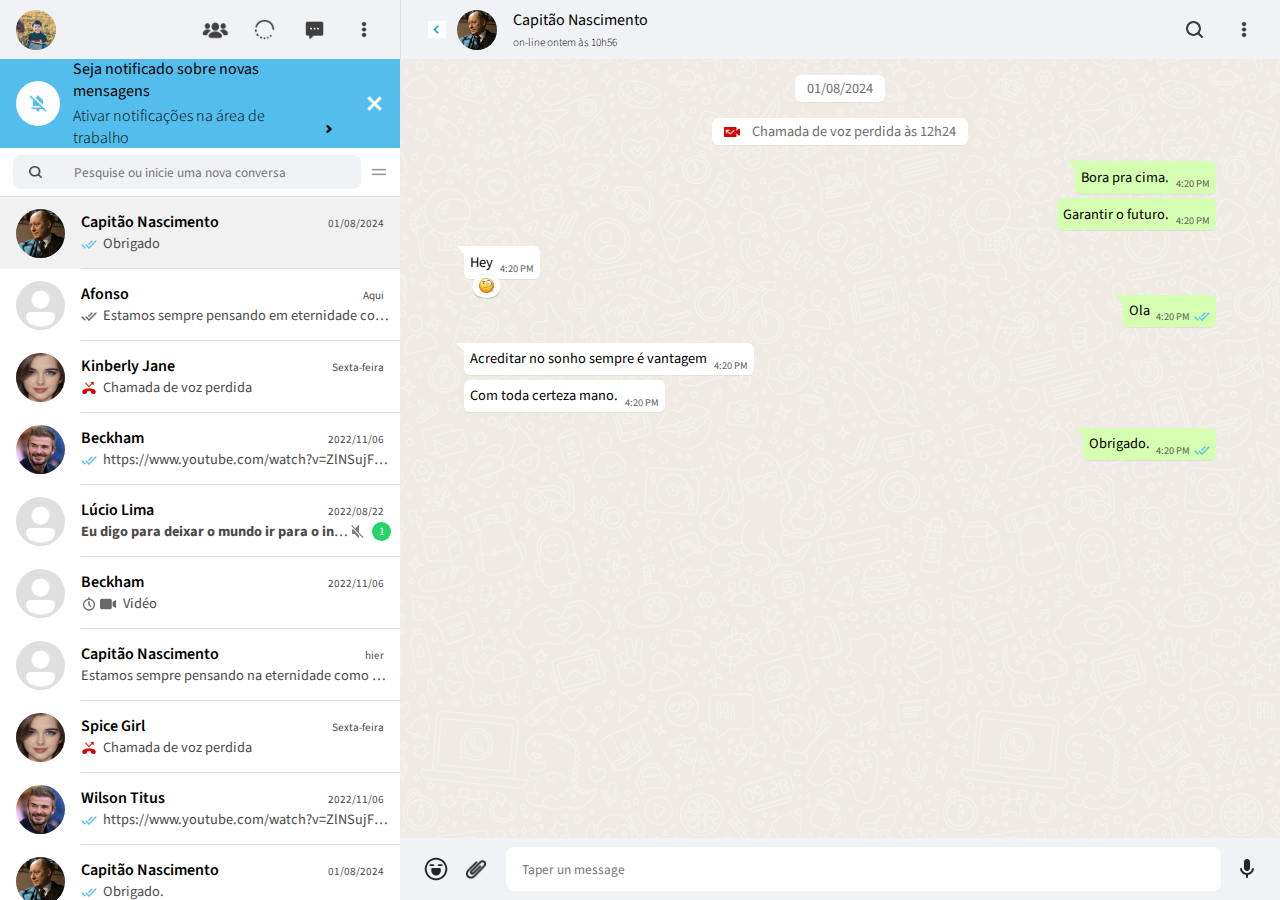
<file: index.html>
<!DOCTYPE html>
<html lang="en">
<head>
    <meta charset="UTF-8">
    <meta http-equiv="X-UA-Compatible" content="IE=edge">
    <meta name="viewport" content="width=device-width, initial-scale=1.0">
    <title>WhatsApp</title>
    <link rel="stylesheet" href="style.css">
    <link rel="icon" type="image/x-icon" href="./img/icons8-whatsapp-48.png">
</head>

<body>
 
    <div class="container">
        <div class="whatsapp">
            <div id="contacts" class="contacts">
                <div class="connav navs">
                    <div class="profile">
                        <img src="./img/109316527.jpg" alt="">
						
                    </div>
                    <div class="tools">
                        <div class="tool">
                            <img src="./img/icons8-people-64.png" alt="">
                        </div>
                        <div class="tool">
                            <img src="./img/icons8-loading-50.png" alt="">
                        </div>
                        <div class="tool">
                            <img src="./img/icons8-typing-96.png" alt="">
                        </div>
                        <div class="tool">
                            <img src="./img/icons8-menu-vertical-50.png" alt="">
                        </div>
                    </div>
                </div>
                <div class="window blue">
                    <div class="winicon">
                        <img src="./img/icons8-notification-off-96.png" alt="">
                    </div>
                    <div class="wininfo">
                        <div>
                            <p>Seja notificado sobre novas mensagens</p>
                        </div>
                        <div>
                            <p>Ativar notificações na área de trabalho</p>
                            <img src="./img/icons8-arrow-96.png" alt="">
                        </div>
                    </div>
                    <div class="winclose">
                        <img src="./img/icons8-close-90.png" alt="">
                    </div>
                </div>
                <div class="search">
                    <div class="searchBar">
                        <img src="./img/icons8-search-64.png" alt="">
                        <img src="./img/icons8-back-96.png" alt="">
                        <input type="text" name="" id="" placeholder="Pesquise ou inicie uma nova conversa">
                    </div>
                    <img src="./img/icons8-grip-lines-96.png" alt="">
                </div>
                <div class="usersContainer">
                    <div class="users">
                       
                        <div class="user selected" id="user-btn">
                            <div class="pfp">
                                <img src="./img/tumblr_ovlq7qnBBR1uebi0uo1_1280.jpg" alt="">
                            </div>
                            <div class="userinfo">
                                <div class="name">
                                    <p>Capitão Nascimento</p>
                                </div>
                                <div class="message">
                                    <div class="meicon">
                                        <div>
                                            <img src="./img/icons8-double-tick-96.png" alt="">
                                        </div>
                                        <p>Obrigado</p>
                                        <div class="arrow">
                                            <img src="./img/icons8-expand-arrow-96.png" alt="">
                                        </div>
                                    </div>
                                </div>
                            </div>
                            <div class="userdate">
                                <p>01/08/2024</p>
                            </div>
                        </div>
						
						 <div class="user">
                            <div class="pfp nopic">
                                <img src="./img/icons8-account-96.png" alt="">
                            </div>
                            <div class="userinfo">
                                <div class="name">
                                    <p>Afonso</p>
                                </div>
                                <div class="message">
                                    <div class="meicon">
                                        <div>
                                            <img src="./img/icons8-double-tick-96 (1).png " alt="">
                                        </div>
                                        <p>Estamos sempre pensando em
										eternidade como uma ideia que não pode ser 
										compreendido, algo imenso.
										Mas por que deveria ser? E se, 
										em vez de tudo isso, você de repente descobre
										só um quartinho ali, alguma coisa 
										como uma casa de banhos de aldeia, suja e 
										aranhas em todos os cantos, e isso é tudo 
										a eternidade é. Às vezes, você sabe,
										Não posso deixar de sentir que é isso
										isso é.</p>
                                        <div class="arrow">
                                            <img src="./img/icons8-expand-arrow-96.png" alt="">
                                        </div>
                                    </div>
                                </div>
                            </div>
                            <div class="userdate">
                                <p>Aqui</p>
                            </div>
                        </div>
                        <div class="user">
                            <div class="pfp">
                                <img src="./img/79feb1611dddcbce7910e0c1081df6e2.jpg" alt="">
                            </div>
                            <div class="userinfo">
                                <div class="name">
                                    <p>Kinberly Jane</p>
                                </div>
                                <div class="message">
                                    <div class="meicon">
                                        <div>
                                            <img src="./img/icons8-missed-call-96.png" alt="">
                                        </div>
                                        <p>Chamada de voz perdida</p>
                                        <div class="arrow">
                                            <img src="./img/icons8-expand-arrow-96.png" alt="">
                                        </div>
                                    </div>
                                </div>
                            </div>
                            <div class="userdate">
                                <p>Sexta-feira</p>
                            </div>
                        </div>
                        <div class="user">
                            <div class="pfp">
                                <img src="./img/e5wnacz2aaaa.jpg" alt="">
                            </div>
                            <div class="userinfo">
                                <div class="name">
                                    <p>Beckham</p>
                                </div>
                                <div class="message">
                                    <div class="meicon">
                                        <div>
                                            <img src="./img/icons8-double-tick-96.png" alt="">
                                        </div>
                                        <p>https://www.youtube.com/watch?v=ZlNSujFRkgc, esse é o vídeo que eu te falei</p>
                                        <div class="arrow">
                                            <img src="./img/icons8-expand-arrow-96.png" alt="">
                                        </div>
                                    </div>
                                </div>
                            </div>
                            <div class="userdate">
                                <p>2022/11/06</p>
                            </div>
                        </div>
                        <div class="user">
                            <div class="pfp nopic">
                                <img src="./img/icons8-account-96.png" alt="">
                            </div>
                            <div class="userinfo">
                                <div class="name">
                                    <p>Lúcio Lima</p>
                                </div>
                                <div class="message">
                                    <div class="meicon">
                                        <p><b>Eu digo para deixar o mundo ir para o inferno, mas devo sempre tomar meu chá.</b></p>
                                        <div class="righticon">
                                            <img src="./img/icons8-mute-52.png" alt="">
                                            <p>1</p>
                                        </div>
                                        <div class="arrow">
                                            <img src="./img/icons8-expand-arrow-96.png" alt="">
                                        </div>
                                    </div>
                                </div>
                            </div>
                            <div class="userdate">
                                <p>2022/08/22</p>
                            </div>
                        </div>
                        <div class="user">
                            <div class="pfp nopic">
                                <img src="./img/icons8-account-96.png" alt="">
                            </div>
                            <div class="userinfo">
                                <div class="name">
                                    <p>Beckham</p>
                                </div>
                                <div class="message">
                                    <div class="meicon">
                                        <div>
                                            <img src="./img/icons8-wall-clock-96.png" alt="">
                                            <img src="./img/icons8-video-call-100 (1).png" alt="">
                                        </div>
                                        <p>Vidéo</p>
                                        <div class="arrow">
                                            <img src="./img/icons8-expand-arrow-96.png" alt="">
                                        </div>
                                    </div>
                                </div>
                            </div>
                            <div class="userdate">
                                <p>2022/11/06</p>
                            </div>
                        </div>
                        <div class="user">
                            <div class="pfp nopic">
                                <img src="./img/icons8-account-96.png" alt="">
                            </div>
                            <div class="userinfo">
                                <div class="name">
                                    <p>Capitão Nascimento</p>
                                </div>
                                <div class="message">
                                    <div class="meicon">
                                        <p>Estamos sempre pensando na eternidade como uma ideia que
										não pode ser compreendido, algo imenso.
										Mas por que deveria ser? E se, em vez de
										tudo isso, de repente você encontra apenas um
										quartinho ali, algo como um 
										balneário da vila, sujo e aranhas 
										em cada canto, e isso é toda a eternidade
										é. Às vezes, você sabe, eu não posso ajudar
										sentindo que é isso que é.</p>
                                        <div class="arrow">
                                            <img src="./img/icons8-expand-arrow-96.png" alt="">
                                        </div>
                                    </div>
                                </div>
                            </div>
                            <div class="userdate">
                                <p>hier</p>
                            </div>
                        </div>
                        <div class="user">
                            <div class="pfp">
                                <img src="./img/79feb1611dddcbce7910e0c1081df6e2.jpg" alt="">
                            </div>
                            <div class="userinfo">
                                <div class="name">
                                    <p>Spice Girl</p>
                                </div>
                                <div class="message">
                                    <div class="meicon">
                                        <div>
                                            <img src="./img/icons8-missed-call-96.png" alt="">
                                        </div>
                                        <p>Chamada de voz perdida</p>
                                        <div class="arrow">
                                            <img src="./img/icons8-expand-arrow-96.png" alt="">
                                        </div>
                                    </div>
                                </div>
                            </div>
                            <div class="userdate">
                                <p>Sexta-feira</p>
                            </div>
                        </div>
                        <div class="user">
                            <div class="pfp">
                                <img src="./img/e5wnacz2aaaa.jpg" alt="">
                            </div>
                            <div class="userinfo">
                                <div class="name">
                                    <p>Wilson Titus</p>
                                </div>
                                <div class="message">
                                    <div class="meicon">
                                        <div>
                                            <img src="./img/icons8-double-tick-96.png" alt="">
                                        </div>
                                        <p>https://www.youtube.com/watch?v=ZlNSujFRkgc, Este é o vídeo que te falei sobre</p>
                                        <div class="arrow">
                                            <img src="./img/icons8-expand-arrow-96.png" alt="">
                                        </div>
                                    </div>
                                </div>
                            </div>
                            <div class="userdate">
                                <p>2022/11/06</p>
                            </div>
                        </div>
                        <div class="user">
                            <div class="pfp">
                                <img src="./img/tumblr_ovlq7qnBBR1uebi0uo1_1280.jpg" alt="">
                            </div>
                            <div class="userinfo">
                                <div class="name">
                                    <p>Capitão Nascimento</p>
                                </div>
                                <div class="message">
                                    <div class="meicon">
                                        <div>
                                            <img src="./img/icons8-double-tick-96.png" alt="">
                                        </div>
                                        <p>Obrigado.</p>
                                        <div class="arrow">
                                            <img src="./img/icons8-expand-arrow-96.png" alt="">
                                        </div>
                                    </div>
                                </div>
                            </div>
                            <div class="userdate">
                                <p>01/08/2024</p>
                            </div>
                        </div>
                        <div class="user">
                            <div class="pfp nopic">
                                <img src="./img/icons8-account-96.png" alt="">
                            </div>
                            <div class="userinfo">
                                <div class="name">
                                    <p>Lúcio Lima</p>
                                </div>
                                <div class="message">
                                    <div class="meicon">
                                        <p><b>Eu digo, deixe o mundo ir para o inferno,
										mas eu deveria sempre tomar meu chá.</b></p>
                                        <div class="righticon">
                                            <img src="./img/icons8-mute-52.png" alt="">
                                            <p>1</p>
                                        </div>
                                        <div class="arrow">
                                            <img src="./img/icons8-expand-arrow-96.png" alt="">
                                        </div>
                                    </div>
                                </div>
                            </div>
                            <div class="userdate">
                                <p>2022/08/22</p>
                            </div>
                        </div>
                        <div class="user">
                            <div class="pfp nopic">
                                <img src="./img/icons8-account-96.png" alt="">
                            </div>
                            <div class="userinfo">
                                <div class="name">
                                    <p>Wilson Titus</p>
                                </div>
                                <div class="message">
                                    <div class="meicon">
                                        <div>
                                            <img src="./img/icons8-wall-clock-96.png" alt="">
                                            <img src="./img/icons8-video-call-100 (1).png" alt="">
                                        </div>
                                        <p>Vídeo</p>
                                        <div class="arrow">
                                            <img src="./img/icons8-expand-arrow-96.png" alt="">
                                        </div>
                                    </div>
                                </div>
                            </div>
                            <div class="userdate">
                                <p>2022/11/06</p>
                            </div>
                        </div>
                    </div>
                    <div class="bottomcon">
                        <p>Suas mensagens pessoais são <a href="#">criptografado de ponta a ponta</a></p>
                    </div>
                </div>
            </div>
            <div id="conversation" class="conversation">
                <div class="convenav navs">
                    <div class="conveuser">
<div class="tool">
    <img id="toggle-btn" src="./img/icon-back.png" alt="">
</div>                       
					   <div class="profile">
                            <img src="./img/tumblr_ovlq7qnBBR1uebi0uo1_1280.jpg" alt="">
                        </div>
                        <div class="profileInformation">
                            <h4>Capitão Nascimento</h4>
                            <p>on-line ontem às 10h56</p>
                        </div>
                    </div>
                    <div class="tools">
                        <div class="tool">
                            <img src="./img/icons8-search-64.png" alt="">
                        </div>
                        <div class="tool">
                            <img src="./img/icons8-menu-vertical-50.png" alt="">
                        </div>
						
                    </div>
                </div>
                <div class="convemessages">
                    <div class="dateofm middle">
                        <p>01/08/2024</p>
                    </div>
                    <div class="middle">
                        <p><img src="./img/missed-video-call_118917.png" alt="">Chamada de voz perdida às 12h24</p>
                    </div>
                    <div class="senderContainer arrowm">
                        <div class="sender mepop">
                            <div class="thereply">
                                <p>Bora pra cima.</p>
                                <div class="time">
                                    <P>4:20 PM</P>
                                </div>
                                <div class="arrowhover arrowG">
                                    <img src="./img/icons8-expand-arrow-96.png" alt="">
                                </div>
                                <div class="react rightr">
                                    <img src="./img/icons8-happy-96.png" alt="">
                                </div>
                            </div>
                        </div>
                        <div class="sender mepop">
                            <div class="thereply">
                                <p>Garantir o futuro.</p>
                                <div class="time">
                                    <P>4:20 PM</P>
                                </div>
                                <div class="arrowhover arrowG">
                                    <img src="./img/icons8-expand-arrow-96.png" alt="">
                                </div>
                                <div class="react rightr">
                                    <img src="./img/icons8-happy-96.png" alt="">
                                </div>
                            </div>
                        </div>
                    </div>
                    <div class="receiverContainer arrowm">
                        <div class="reciver mepop">
                            <div class="thereply">
                                <p>Hey</p>
                                <div class="time">
                                    <P>4:20 PM</P>
                                </div>
                                <div class="emoji">
                                    <img src="img/1000522-new-thinking-emoji-free-icon-hq.png" alt="">
                                </div>
                                <div class="arrowhover arrowW">
                                    <img src="./img/icons8-expand-arrow-96.png" alt="">
                                </div>
                                <div class="react leftr">
                                    <img src="./img/icons8-happy-96.png" alt="">
                                </div>
                            </div>
                        </div>
                    </div>
                    <div class="senderContainer arrowm">
                        <div class="sender mepop">
                            <div class="thereply">
                                <p>Ola</p>
                                <div class="time">
                                    <P>4:20 PM</P>
                                    <img src="img/icons8-double-tick-96.png" alt="">
                                </div>
                                <div class="arrowhover arrowG">
                                    <img src="./img/icons8-expand-arrow-96.png" alt="">
                                </div>
                                <div class="react rightr">
                                    <img src="./img/icons8-happy-96.png" alt="">
                                </div>
                            </div>
                        </div>
                    </div>
                    <div class="receiverContainer arrowm">
                        <div class="reciver mepop">
                            <div class="thereply">
                                <p>Acreditar no sonho sempre é vantagem</p>
                                <div class="time">
                                    <P>4:20 PM</P>
                                </div>
                                <div class="arrowhover arrowW">
                                    <img src="./img/icons8-expand-arrow-96.png" alt="">
                                </div>
                                <div class="react leftr">
                                    <img src="./img/icons8-happy-96.png" alt="">
                                </div>
                            </div>
                        </div>
                        <div class="reciver mepop">
                            <div class="thereply">
                                <p>Com toda certeza mano.</p>
                                <div class="time">
                                    <P>4:20 PM</P>
                                </div>
                                <div class="arrowhover arrowW">
                                    <img src="./img/icons8-expand-arrow-96.png" alt="">
                                </div>
                                <div class="react leftr">
                                    <img src="./img/icons8-happy-96.png" alt="">
                                </div>
                            </div>
                        </div>
                    </div>
                    <div class="senderContainer arrowm">
                        <div class="sender mepop">
                            <div class="thereply">
                                <p>Obrigado.</p>
                                <div class="time">
                                    <P>4:20 PM</P>
                                    <img src="img/icons8-double-tick-96.png" alt="">
                                </div>
                                <div class="arrowhover arrowG">
                                    <img src="./img/icons8-expand-arrow-96.png" alt="">
                                </div>
                                <div class="react rightr">
                                    <img src="./img/icons8-happy-96.png" alt="">
                                </div>
                            </div>
                        </div>
                    </div>
                </div>
                <div class="convebottom">
                    <div class="tools">
                        <div class="tool">
						 
                            <img src="./img/icons8-smiling-90.png" alt="">
                        </div>
                        <div class="tool">
                            <img src="./img/icons8-attach-100.png" alt="">
                        </div>
                    </div>
                    <input type="text" placeholder="Taper un message">
                    <div class="tool">
                        <img  id="start" src="./img/icons8-microphone-96.png" alt="">
                    </div>
                </div>
				
            </div>
        </div>
    </div>
	
</body>
<script src="automatica5.js"></script>
<script>
 if (window.innerWidth <= 768) { 
var contacts = document.getElementById('contacts');
contacts.classList.add('hidden');
}
 


   document.getElementById('toggle-btn').addEventListener('click', function() {
        var contacts = document.getElementById('contacts');
        var conversation = document.getElementById('conversation');
		
        
        
		 if (window.innerWidth <= 768) { 
		
		if (contacts.classList.contains('hidden') || conversation.classList.contains('visible') ) {
		
            contacts.classList.remove('hidden');
            contacts.classList.add('visible');
            conversation.classList.remove('visible');
            
        } else {
		
            contacts.classList.add('hidden');
			
            contacts.classList.remove('visible');
           
            conversation.classList.remove('hidden');
        }
		}
    });
	
	 document.getElementById('user-btn').addEventListener('click', function() {
        var contacts = document.getElementById('contacts');
        var conversation = document.getElementById('conversation');
		 
        
        
		 if (window.innerWidth <= 768) { 
		
		if (contacts.classList.contains('hidden') || conversation.classList.contains('visible') ) {
		
            contacts.classList.remove('hidden');
            contacts.classList.add('visible');
            conversation.classList.remove('visible');
            
        } else {
		
            contacts.classList.add('hidden');
			
            contacts.classList.remove('visible');
           
            conversation.classList.remove('hidden');
        }
		}
    });
	
</script>
</html>
</file>
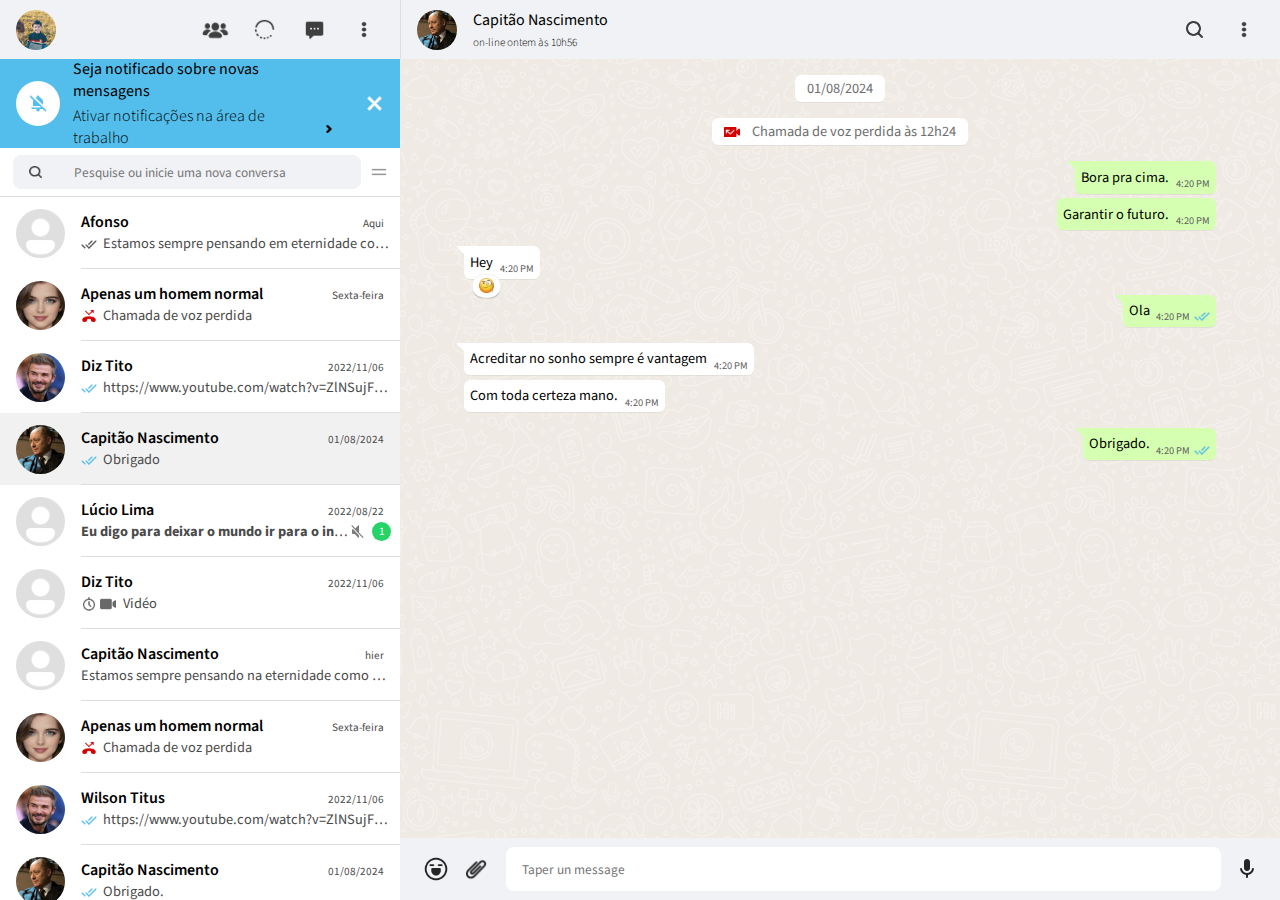
<file: index-automatico-traduzido.html>
<!DOCTYPE html>
<html lang="en">
<head>
    <meta charset="UTF-8">
    <meta http-equiv="X-UA-Compatible" content="IE=edge">
    <meta name="viewport" content="width=device-width, initial-scale=1.0">
    <title>WhatsApp</title>
    <link rel="stylesheet" href="style.css">
    <link rel="icon" type="image/x-icon" href="./img/icons8-whatsapp-48.png">
</head>

<body>
 
    <div class="container">
        <div class="whatsapp">
            <div class="contacts">
                <div class="connav navs">
                    <div class="profile">
                        <img src="./img/109316527.jpg" alt="">
						
                    </div>
                    <div class="tools">
                        <div class="tool">
                            <img src="./img/icons8-people-64.png" alt="">
                        </div>
                        <div class="tool">
                            <img src="./img/icons8-loading-50.png" alt="">
                        </div>
                        <div class="tool">
                            <img src="./img/icons8-typing-96.png" alt="">
                        </div>
                        <div class="tool">
                            <img src="./img/icons8-menu-vertical-50.png" alt="">
                        </div>
                    </div>
                </div>
                <div class="window blue">
                    <div class="winicon">
                        <img src="./img/icons8-notification-off-96.png" alt="">
                    </div>
                    <div class="wininfo">
                        <div>
                            <p>Seja notificado sobre novas mensagens</p>
                        </div>
                        <div>
                            <p>Ativar notificações na área de trabalho</p>
                            <img src="./img/icons8-arrow-96.png" alt="">
                        </div>
                    </div>
                    <div class="winclose">
                        <img src="./img/icons8-close-90.png" alt="">
                    </div>
                </div>
                <div class="search">
                    <div class="searchBar">
                        <img src="./img/icons8-search-64.png" alt="">
                        <img src="./img/icons8-back-96.png" alt="">
                        <input type="text" name="" id="" placeholder="Pesquise ou inicie uma nova conversa">
                    </div>
                    <img src="./img/icons8-grip-lines-96.png" alt="">
                </div>
                <div class="usersContainer">
                    <div class="users">
                        <div class="user">
                            <div class="pfp nopic">
                                <img src="./img/icons8-account-96.png" alt="">
                            </div>
                            <div class="userinfo">
                                <div class="name">
                                    <p>Afonso</p>
                                </div>
                                <div class="message">
                                    <div class="meicon">
                                        <div>
                                            <img src="./img/icons8-double-tick-96 (1).png " alt="">
                                        </div>
                                        <p>Estamos sempre pensando em
										eternidade como uma ideia que não pode ser 
										compreendido, algo imenso.
										Mas por que deveria ser? E se, 
										em vez de tudo isso, você de repente descobre
										só um quartinho ali, alguma coisa 
										como uma casa de banhos de aldeia, suja e 
										aranhas em todos os cantos, e isso é tudo 
										a eternidade é. Às vezes, você sabe,
										Não posso deixar de sentir que é isso
										isso é.</p>
                                        <div class="arrow">
                                            <img src="./img/icons8-expand-arrow-96.png" alt="">
                                        </div>
                                    </div>
                                </div>
                            </div>
                            <div class="userdate">
                                <p>Aqui</p>
                            </div>
                        </div>
                        <div class="user">
                            <div class="pfp">
                                <img src="./img/79feb1611dddcbce7910e0c1081df6e2.jpg" alt="">
                            </div>
                            <div class="userinfo">
                                <div class="name">
                                    <p>Apenas um homem normal</p>
                                </div>
                                <div class="message">
                                    <div class="meicon">
                                        <div>
                                            <img src="./img/icons8-missed-call-96.png" alt="">
                                        </div>
                                        <p>Chamada de voz perdida</p>
                                        <div class="arrow">
                                            <img src="./img/icons8-expand-arrow-96.png" alt="">
                                        </div>
                                    </div>
                                </div>
                            </div>
                            <div class="userdate">
                                <p>Sexta-feira</p>
                            </div>
                        </div>
                        <div class="user">
                            <div class="pfp">
                                <img src="./img/e5wnacz2aaaa.jpg" alt="">
                            </div>
                            <div class="userinfo">
                                <div class="name">
                                    <p>Diz Tito</p>
                                </div>
                                <div class="message">
                                    <div class="meicon">
                                        <div>
                                            <img src="./img/icons8-double-tick-96.png" alt="">
                                        </div>
                                        <p>https://www.youtube.com/watch?v=ZlNSujFRkgc, esse é o vídeo que eu te falei</p>
                                        <div class="arrow">
                                            <img src="./img/icons8-expand-arrow-96.png" alt="">
                                        </div>
                                    </div>
                                </div>
                            </div>
                            <div class="userdate">
                                <p>2022/11/06</p>
                            </div>
                        </div>
                        <div class="user selected">
                            <div class="pfp">
                                <img src="./img/tumblr_ovlq7qnBBR1uebi0uo1_1280.jpg" alt="">
                            </div>
                            <div class="userinfo">
                                <div class="name">
                                    <p>Capitão Nascimento</p>
                                </div>
                                <div class="message">
                                    <div class="meicon">
                                        <div>
                                            <img src="./img/icons8-double-tick-96.png" alt="">
                                        </div>
                                        <p>Obrigado</p>
                                        <div class="arrow">
                                            <img src="./img/icons8-expand-arrow-96.png" alt="">
                                        </div>
                                    </div>
                                </div>
                            </div>
                            <div class="userdate">
                                <p>01/08/2024</p>
                            </div>
                        </div>
                        <div class="user">
                            <div class="pfp nopic">
                                <img src="./img/icons8-account-96.png" alt="">
                            </div>
                            <div class="userinfo">
                                <div class="name">
                                    <p>Lúcio Lima</p>
                                </div>
                                <div class="message">
                                    <div class="meicon">
                                        <p><b>Eu digo para deixar o mundo ir para o inferno, mas devo sempre tomar meu chá.</b></p>
                                        <div class="righticon">
                                            <img src="./img/icons8-mute-52.png" alt="">
                                            <p>1</p>
                                        </div>
                                        <div class="arrow">
                                            <img src="./img/icons8-expand-arrow-96.png" alt="">
                                        </div>
                                    </div>
                                </div>
                            </div>
                            <div class="userdate">
                                <p>2022/08/22</p>
                            </div>
                        </div>
                        <div class="user">
                            <div class="pfp nopic">
                                <img src="./img/icons8-account-96.png" alt="">
                            </div>
                            <div class="userinfo">
                                <div class="name">
                                    <p>Diz Tito</p>
                                </div>
                                <div class="message">
                                    <div class="meicon">
                                        <div>
                                            <img src="./img/icons8-wall-clock-96.png" alt="">
                                            <img src="./img/icons8-video-call-100 (1).png" alt="">
                                        </div>
                                        <p>Vidéo</p>
                                        <div class="arrow">
                                            <img src="./img/icons8-expand-arrow-96.png" alt="">
                                        </div>
                                    </div>
                                </div>
                            </div>
                            <div class="userdate">
                                <p>2022/11/06</p>
                            </div>
                        </div>
                        <div class="user">
                            <div class="pfp nopic">
                                <img src="./img/icons8-account-96.png" alt="">
                            </div>
                            <div class="userinfo">
                                <div class="name">
                                    <p>Capitão Nascimento</p>
                                </div>
                                <div class="message">
                                    <div class="meicon">
                                        <p>Estamos sempre pensando na eternidade como uma ideia que
										não pode ser compreendido, algo imenso.
										Mas por que deveria ser? E se, em vez de
										tudo isso, de repente você encontra apenas um
										quartinho ali, algo como um 
										balneário da vila, sujo e aranhas 
										em cada canto, e isso é toda a eternidade
										é. Às vezes, você sabe, eu não posso ajudar
										sentindo que é isso que é.</p>
                                        <div class="arrow">
                                            <img src="./img/icons8-expand-arrow-96.png" alt="">
                                        </div>
                                    </div>
                                </div>
                            </div>
                            <div class="userdate">
                                <p>hier</p>
                            </div>
                        </div>
                        <div class="user">
                            <div class="pfp">
                                <img src="./img/79feb1611dddcbce7910e0c1081df6e2.jpg" alt="">
                            </div>
                            <div class="userinfo">
                                <div class="name">
                                    <p>Apenas um homem normal</p>
                                </div>
                                <div class="message">
                                    <div class="meicon">
                                        <div>
                                            <img src="./img/icons8-missed-call-96.png" alt="">
                                        </div>
                                        <p>Chamada de voz perdida</p>
                                        <div class="arrow">
                                            <img src="./img/icons8-expand-arrow-96.png" alt="">
                                        </div>
                                    </div>
                                </div>
                            </div>
                            <div class="userdate">
                                <p>Sexta-feira</p>
                            </div>
                        </div>
                        <div class="user">
                            <div class="pfp">
                                <img src="./img/e5wnacz2aaaa.jpg" alt="">
                            </div>
                            <div class="userinfo">
                                <div class="name">
                                    <p>Wilson Titus</p>
                                </div>
                                <div class="message">
                                    <div class="meicon">
                                        <div>
                                            <img src="./img/icons8-double-tick-96.png" alt="">
                                        </div>
                                        <p>https://www.youtube.com/watch?v=ZlNSujFRkgc, Este é o vídeo que te falei sobre</p>
                                        <div class="arrow">
                                            <img src="./img/icons8-expand-arrow-96.png" alt="">
                                        </div>
                                    </div>
                                </div>
                            </div>
                            <div class="userdate">
                                <p>2022/11/06</p>
                            </div>
                        </div>
                        <div class="user">
                            <div class="pfp">
                                <img src="./img/tumblr_ovlq7qnBBR1uebi0uo1_1280.jpg" alt="">
                            </div>
                            <div class="userinfo">
                                <div class="name">
                                    <p>Capitão Nascimento</p>
                                </div>
                                <div class="message">
                                    <div class="meicon">
                                        <div>
                                            <img src="./img/icons8-double-tick-96.png" alt="">
                                        </div>
                                        <p>Obrigado.</p>
                                        <div class="arrow">
                                            <img src="./img/icons8-expand-arrow-96.png" alt="">
                                        </div>
                                    </div>
                                </div>
                            </div>
                            <div class="userdate">
                                <p>01/08/2024</p>
                            </div>
                        </div>
                        <div class="user">
                            <div class="pfp nopic">
                                <img src="./img/icons8-account-96.png" alt="">
                            </div>
                            <div class="userinfo">
                                <div class="name">
                                    <p>Lúcio Lima</p>
                                </div>
                                <div class="message">
                                    <div class="meicon">
                                        <p><b>Eu digo, deixe o mundo ir para o inferno,
										mas eu deveria sempre tomar meu chá.</b></p>
                                        <div class="righticon">
                                            <img src="./img/icons8-mute-52.png" alt="">
                                            <p>1</p>
                                        </div>
                                        <div class="arrow">
                                            <img src="./img/icons8-expand-arrow-96.png" alt="">
                                        </div>
                                    </div>
                                </div>
                            </div>
                            <div class="userdate">
                                <p>2022/08/22</p>
                            </div>
                        </div>
                        <div class="user">
                            <div class="pfp nopic">
                                <img src="./img/icons8-account-96.png" alt="">
                            </div>
                            <div class="userinfo">
                                <div class="name">
                                    <p>Wilson Titus</p>
                                </div>
                                <div class="message">
                                    <div class="meicon">
                                        <div>
                                            <img src="./img/icons8-wall-clock-96.png" alt="">
                                            <img src="./img/icons8-video-call-100 (1).png" alt="">
                                        </div>
                                        <p>Vídeo</p>
                                        <div class="arrow">
                                            <img src="./img/icons8-expand-arrow-96.png" alt="">
                                        </div>
                                    </div>
                                </div>
                            </div>
                            <div class="userdate">
                                <p>2022/11/06</p>
                            </div>
                        </div>
                    </div>
                    <div class="bottomcon">
                        <p>Suas mensagens pessoais são <a href="#">criptografado de ponta a ponta</a></p>
                    </div>
                </div>
            </div>
            <div class="conversation">
                <div class="convenav navs">
                    <div class="conveuser">
                        <div class="profile">
                            <img src="./img/tumblr_ovlq7qnBBR1uebi0uo1_1280.jpg" alt="">
                        </div>
                        <div class="profileInformation">
                            <h4>Capitão Nascimento</h4>
                            <p>on-line ontem às 10h56</p>
                        </div>
                    </div>
                    <div class="tools">
                        <div class="tool">
                            <img src="./img/icons8-search-64.png" alt="">
                        </div>
                        <div class="tool">
                            <img src="./img/icons8-menu-vertical-50.png" alt="">
                        </div>
                    </div>
                </div>
                <div class="convemessages">
                    <div class="dateofm middle">
                        <p>01/08/2024</p>
                    </div>
                    <div class="middle">
                        <p><img src="./img/missed-video-call_118917.png" alt="">Chamada de voz perdida às 12h24</p>
                    </div>
                    <div class="senderContainer arrowm">
                        <div class="sender mepop">
                            <div class="thereply">
                                <p>Bora pra cima.</p>
                                <div class="time">
                                    <P>4:20 PM</P>
                                </div>
                                <div class="arrowhover arrowG">
                                    <img src="./img/icons8-expand-arrow-96.png" alt="">
                                </div>
                                <div class="react rightr">
                                    <img src="./img/icons8-happy-96.png" alt="">
                                </div>
                            </div>
                        </div>
                        <div class="sender mepop">
                            <div class="thereply">
                                <p>Garantir o futuro.</p>
                                <div class="time">
                                    <P>4:20 PM</P>
                                </div>
                                <div class="arrowhover arrowG">
                                    <img src="./img/icons8-expand-arrow-96.png" alt="">
                                </div>
                                <div class="react rightr">
                                    <img src="./img/icons8-happy-96.png" alt="">
                                </div>
                            </div>
                        </div>
                    </div>
                    <div class="receiverContainer arrowm">
                        <div class="reciver mepop">
                            <div class="thereply">
                                <p>Hey</p>
                                <div class="time">
                                    <P>4:20 PM</P>
                                </div>
                                <div class="emoji">
                                    <img src="img/1000522-new-thinking-emoji-free-icon-hq.png" alt="">
                                </div>
                                <div class="arrowhover arrowW">
                                    <img src="./img/icons8-expand-arrow-96.png" alt="">
                                </div>
                                <div class="react leftr">
                                    <img src="./img/icons8-happy-96.png" alt="">
                                </div>
                            </div>
                        </div>
                    </div>
                    <div class="senderContainer arrowm">
                        <div class="sender mepop">
                            <div class="thereply">
                                <p>Ola</p>
                                <div class="time">
                                    <P>4:20 PM</P>
                                    <img src="img/icons8-double-tick-96.png" alt="">
                                </div>
                                <div class="arrowhover arrowG">
                                    <img src="./img/icons8-expand-arrow-96.png" alt="">
                                </div>
                                <div class="react rightr">
                                    <img src="./img/icons8-happy-96.png" alt="">
                                </div>
                            </div>
                        </div>
                    </div>
                    <div class="receiverContainer arrowm">
                        <div class="reciver mepop">
                            <div class="thereply">
                                <p>Acreditar no sonho sempre é vantagem</p>
                                <div class="time">
                                    <P>4:20 PM</P>
                                </div>
                                <div class="arrowhover arrowW">
                                    <img src="./img/icons8-expand-arrow-96.png" alt="">
                                </div>
                                <div class="react leftr">
                                    <img src="./img/icons8-happy-96.png" alt="">
                                </div>
                            </div>
                        </div>
                        <div class="reciver mepop">
                            <div class="thereply">
                                <p>Com toda certeza mano.</p>
                                <div class="time">
                                    <P>4:20 PM</P>
                                </div>
                                <div class="arrowhover arrowW">
                                    <img src="./img/icons8-expand-arrow-96.png" alt="">
                                </div>
                                <div class="react leftr">
                                    <img src="./img/icons8-happy-96.png" alt="">
                                </div>
                            </div>
                        </div>
                    </div>
                    <div class="senderContainer arrowm">
                        <div class="sender mepop">
                            <div class="thereply">
                                <p>Obrigado.</p>
                                <div class="time">
                                    <P>4:20 PM</P>
                                    <img src="img/icons8-double-tick-96.png" alt="">
                                </div>
                                <div class="arrowhover arrowG">
                                    <img src="./img/icons8-expand-arrow-96.png" alt="">
                                </div>
                                <div class="react rightr">
                                    <img src="./img/icons8-happy-96.png" alt="">
                                </div>
                            </div>
                        </div>
                    </div>
                </div>
                <div class="convebottom">
                    <div class="tools">
                        <div class="tool">
						 
                            <img src="./img/icons8-smiling-90.png" alt="">
                        </div>
                        <div class="tool">
                            <img src="./img/icons8-attach-100.png" alt="">
                        </div>
                    </div>
                    <input type="text" placeholder="Taper un message">
                    <div class="tool">
                        <img  id="start" src="./img/icons8-microphone-96.png" alt="">
                    </div>
                </div>
				
            </div>
        </div>
    </div>
	
</body>
<script src="automatica5.js"></script>
</html>
</file>
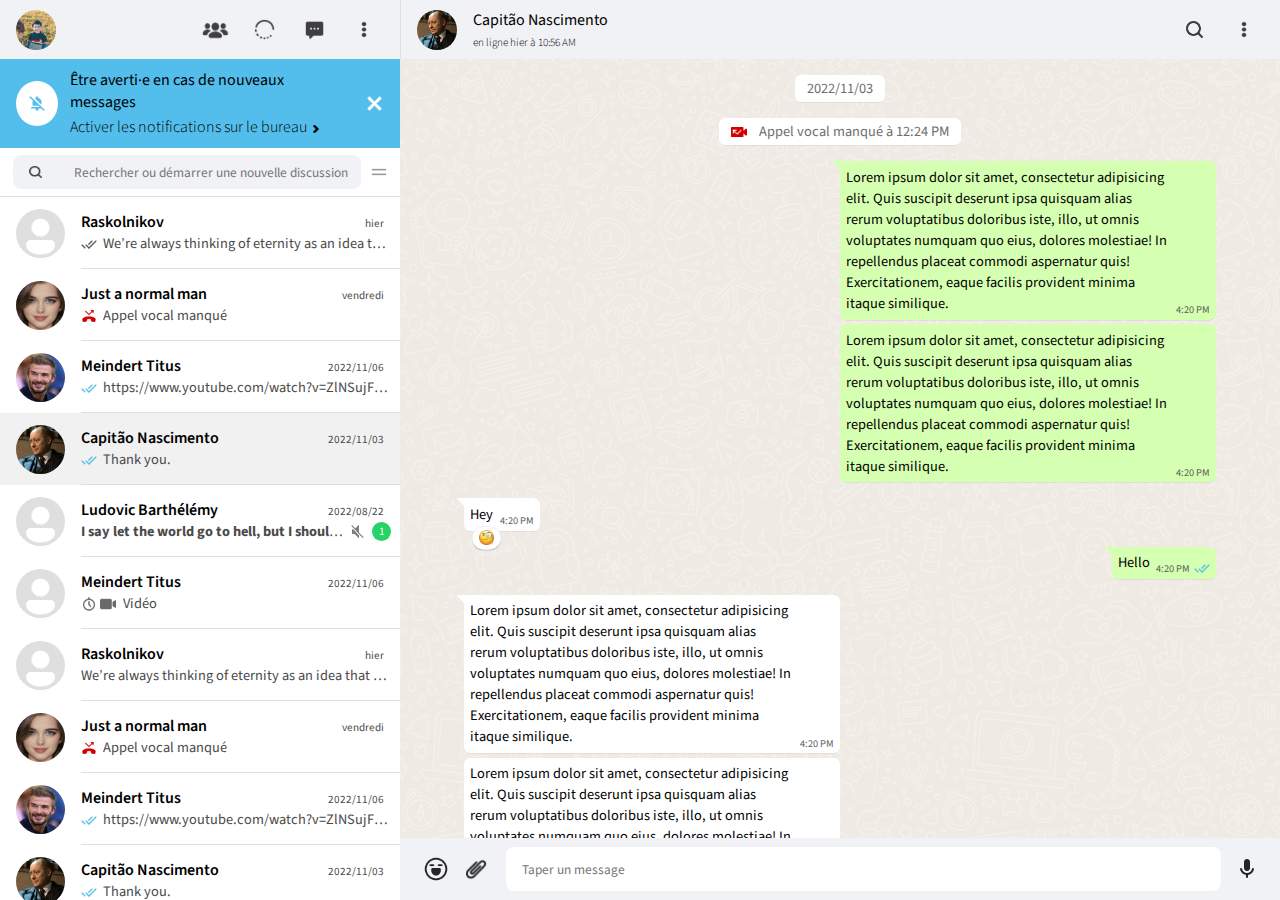
<file: index-automatico.html>
<!DOCTYPE html>
<html lang="en">
<head>
    <meta charset="UTF-8">
    <meta http-equiv="X-UA-Compatible" content="IE=edge">
    <meta name="viewport" content="width=device-width, initial-scale=1.0">
    <title>WhatsApp</title>
    <link rel="stylesheet" href="style.css">
    <link rel="icon" type="image/x-icon" href="./img/icons8-whatsapp-48.png">
</head>

<body>
 
    <div class="container">
        <div class="whatsapp">
            <div class="contacts">
                <div class="connav navs">
                    <div class="profile">
                        <img src="./img/109316527.jpg" alt="">
						
                    </div>
                    <div class="tools">
                        <div class="tool">
                            <img src="./img/icons8-people-64.png" alt="">
                        </div>
                        <div class="tool">
                            <img src="./img/icons8-loading-50.png" alt="">
                        </div>
                        <div class="tool">
                            <img src="./img/icons8-typing-96.png" alt="">
                        </div>
                        <div class="tool">
                            <img src="./img/icons8-menu-vertical-50.png" alt="">
                        </div>
                    </div>
                </div>
                <div class="window blue">
                    <div class="winicon">
                        <img src="./img/icons8-notification-off-96.png" alt="">
                    </div>
                    <div class="wininfo">
                        <div>
                            <p>Être averti·e en cas de nouveaux messages</p>
                        </div>
                        <div>
                            <p>Activer les notifications sur le bureau</p>
                            <img src="./img/icons8-arrow-96.png" alt="">
                        </div>
                    </div>
                    <div class="winclose">
                        <img src="./img/icons8-close-90.png" alt="">
                    </div>
                </div>
                <div class="search">
                    <div class="searchBar">
                        <img src="./img/icons8-search-64.png" alt="">
                        <img src="./img/icons8-back-96.png" alt="">
                        <input type="text" name="" id="" placeholder="Rechercher ou démarrer une nouvelle discussion">
                    </div>
                    <img src="./img/icons8-grip-lines-96.png" alt="">
                </div>
                <div class="usersContainer">
                    <div class="users">
                        <div class="user">
                            <div class="pfp nopic">
                                <img src="./img/icons8-account-96.png" alt="">
                            </div>
                            <div class="userinfo">
                                <div class="name">
                                    <p>Raskolnikov</p>
                                </div>
                                <div class="message">
                                    <div class="meicon">
                                        <div>
                                            <img src="./img/icons8-double-tick-96 (1).png " alt="">
                                        </div>
                                        <p>We’re always thinking of eternity as an idea that cannot be understood, something immense. But why must it be? What if, instead of all this, you suddenly find just a little room there, something like a village bath-house, grimy, and spiders in every corner, and that’s all eternity is. Sometimes, you know, I can’t help feeling that that’s what it is.</p>
                                        <div class="arrow">
                                            <img src="./img/icons8-expand-arrow-96.png" alt="">
                                        </div>
                                    </div>
                                </div>
                            </div>
                            <div class="userdate">
                                <p>hier</p>
                            </div>
                        </div>
                        <div class="user">
                            <div class="pfp">
                                <img src="./img/79feb1611dddcbce7910e0c1081df6e2.jpg" alt="">
                            </div>
                            <div class="userinfo">
                                <div class="name">
                                    <p>Just a normal man</p>
                                </div>
                                <div class="message">
                                    <div class="meicon">
                                        <div>
                                            <img src="./img/icons8-missed-call-96.png" alt="">
                                        </div>
                                        <p>Appel vocal manqué</p>
                                        <div class="arrow">
                                            <img src="./img/icons8-expand-arrow-96.png" alt="">
                                        </div>
                                    </div>
                                </div>
                            </div>
                            <div class="userdate">
                                <p>vendredi</p>
                            </div>
                        </div>
                        <div class="user">
                            <div class="pfp">
                                <img src="./img/e5wnacz2aaaa.jpg" alt="">
                            </div>
                            <div class="userinfo">
                                <div class="name">
                                    <p>Meindert Titus</p>
                                </div>
                                <div class="message">
                                    <div class="meicon">
                                        <div>
                                            <img src="./img/icons8-double-tick-96.png" alt="">
                                        </div>
                                        <p>https://www.youtube.com/watch?v=ZlNSujFRkgc, that's the video that I told you about</p>
                                        <div class="arrow">
                                            <img src="./img/icons8-expand-arrow-96.png" alt="">
                                        </div>
                                    </div>
                                </div>
                            </div>
                            <div class="userdate">
                                <p>2022/11/06</p>
                            </div>
                        </div>
                        <div class="user selected">
                            <div class="pfp">
                                <img src="./img/tumblr_ovlq7qnBBR1uebi0uo1_1280.jpg" alt="">
                            </div>
                            <div class="userinfo">
                                <div class="name">
                                    <p>Capitão Nascimento</p>
                                </div>
                                <div class="message">
                                    <div class="meicon">
                                        <div>
                                            <img src="./img/icons8-double-tick-96.png" alt="">
                                        </div>
                                        <p>Thank you.</p>
                                        <div class="arrow">
                                            <img src="./img/icons8-expand-arrow-96.png" alt="">
                                        </div>
                                    </div>
                                </div>
                            </div>
                            <div class="userdate">
                                <p>2022/11/03</p>
                            </div>
                        </div>
                        <div class="user">
                            <div class="pfp nopic">
                                <img src="./img/icons8-account-96.png" alt="">
                            </div>
                            <div class="userinfo">
                                <div class="name">
                                    <p>Ludovic Barthélémy</p>
                                </div>
                                <div class="message">
                                    <div class="meicon">
                                        <p><b>I say let the world go to hell, but I should always have my tea.</b></p>
                                        <div class="righticon">
                                            <img src="./img/icons8-mute-52.png" alt="">
                                            <p>1</p>
                                        </div>
                                        <div class="arrow">
                                            <img src="./img/icons8-expand-arrow-96.png" alt="">
                                        </div>
                                    </div>
                                </div>
                            </div>
                            <div class="userdate">
                                <p>2022/08/22</p>
                            </div>
                        </div>
                        <div class="user">
                            <div class="pfp nopic">
                                <img src="./img/icons8-account-96.png" alt="">
                            </div>
                            <div class="userinfo">
                                <div class="name">
                                    <p>Meindert Titus</p>
                                </div>
                                <div class="message">
                                    <div class="meicon">
                                        <div>
                                            <img src="./img/icons8-wall-clock-96.png" alt="">
                                            <img src="./img/icons8-video-call-100 (1).png" alt="">
                                        </div>
                                        <p>Vidéo</p>
                                        <div class="arrow">
                                            <img src="./img/icons8-expand-arrow-96.png" alt="">
                                        </div>
                                    </div>
                                </div>
                            </div>
                            <div class="userdate">
                                <p>2022/11/06</p>
                            </div>
                        </div>
                        <div class="user">
                            <div class="pfp nopic">
                                <img src="./img/icons8-account-96.png" alt="">
                            </div>
                            <div class="userinfo">
                                <div class="name">
                                    <p>Raskolnikov</p>
                                </div>
                                <div class="message">
                                    <div class="meicon">
                                        <p>We’re always thinking of eternity as an idea that cannot be understood, something immense. But why must it be? What if, instead of all this, you suddenly find just a little room there, something like a village bath-house, grimy, and spiders in every corner, and that’s all eternity is. Sometimes, you know, I can’t help feeling that that’s what it is.</p>
                                        <div class="arrow">
                                            <img src="./img/icons8-expand-arrow-96.png" alt="">
                                        </div>
                                    </div>
                                </div>
                            </div>
                            <div class="userdate">
                                <p>hier</p>
                            </div>
                        </div>
                        <div class="user">
                            <div class="pfp">
                                <img src="./img/79feb1611dddcbce7910e0c1081df6e2.jpg" alt="">
                            </div>
                            <div class="userinfo">
                                <div class="name">
                                    <p>Just a normal man</p>
                                </div>
                                <div class="message">
                                    <div class="meicon">
                                        <div>
                                            <img src="./img/icons8-missed-call-96.png" alt="">
                                        </div>
                                        <p>Appel vocal manqué</p>
                                        <div class="arrow">
                                            <img src="./img/icons8-expand-arrow-96.png" alt="">
                                        </div>
                                    </div>
                                </div>
                            </div>
                            <div class="userdate">
                                <p>vendredi</p>
                            </div>
                        </div>
                        <div class="user">
                            <div class="pfp">
                                <img src="./img/e5wnacz2aaaa.jpg" alt="">
                            </div>
                            <div class="userinfo">
                                <div class="name">
                                    <p>Meindert Titus</p>
                                </div>
                                <div class="message">
                                    <div class="meicon">
                                        <div>
                                            <img src="./img/icons8-double-tick-96.png" alt="">
                                        </div>
                                        <p>https://www.youtube.com/watch?v=ZlNSujFRkgc, that's the video that I told you about</p>
                                        <div class="arrow">
                                            <img src="./img/icons8-expand-arrow-96.png" alt="">
                                        </div>
                                    </div>
                                </div>
                            </div>
                            <div class="userdate">
                                <p>2022/11/06</p>
                            </div>
                        </div>
                        <div class="user">
                            <div class="pfp">
                                <img src="./img/tumblr_ovlq7qnBBR1uebi0uo1_1280.jpg" alt="">
                            </div>
                            <div class="userinfo">
                                <div class="name">
                                    <p>Capitão Nascimento</p>
                                </div>
                                <div class="message">
                                    <div class="meicon">
                                        <div>
                                            <img src="./img/icons8-double-tick-96.png" alt="">
                                        </div>
                                        <p>Thank you.</p>
                                        <div class="arrow">
                                            <img src="./img/icons8-expand-arrow-96.png" alt="">
                                        </div>
                                    </div>
                                </div>
                            </div>
                            <div class="userdate">
                                <p>2022/11/03</p>
                            </div>
                        </div>
                        <div class="user">
                            <div class="pfp nopic">
                                <img src="./img/icons8-account-96.png" alt="">
                            </div>
                            <div class="userinfo">
                                <div class="name">
                                    <p>Ludovic Barthélémy</p>
                                </div>
                                <div class="message">
                                    <div class="meicon">
                                        <p><b>I say let the world go to hell, but I should always have my tea.</b></p>
                                        <div class="righticon">
                                            <img src="./img/icons8-mute-52.png" alt="">
                                            <p>1</p>
                                        </div>
                                        <div class="arrow">
                                            <img src="./img/icons8-expand-arrow-96.png" alt="">
                                        </div>
                                    </div>
                                </div>
                            </div>
                            <div class="userdate">
                                <p>2022/08/22</p>
                            </div>
                        </div>
                        <div class="user">
                            <div class="pfp nopic">
                                <img src="./img/icons8-account-96.png" alt="">
                            </div>
                            <div class="userinfo">
                                <div class="name">
                                    <p>Meindert Titus</p>
                                </div>
                                <div class="message">
                                    <div class="meicon">
                                        <div>
                                            <img src="./img/icons8-wall-clock-96.png" alt="">
                                            <img src="./img/icons8-video-call-100 (1).png" alt="">
                                        </div>
                                        <p>Vidéo</p>
                                        <div class="arrow">
                                            <img src="./img/icons8-expand-arrow-96.png" alt="">
                                        </div>
                                    </div>
                                </div>
                            </div>
                            <div class="userdate">
                                <p>2022/11/06</p>
                            </div>
                        </div>
                    </div>
                    <div class="bottomcon">
                        <p>Vos messages personnels sont <a href="#">chiffrés de bout en bout</a></p>
                    </div>
                </div>
            </div>
            <div class="conversation">
                <div class="convenav navs">
                    <div class="conveuser">
                        <div class="profile">
                            <img src="./img/tumblr_ovlq7qnBBR1uebi0uo1_1280.jpg" alt="">
                        </div>
                        <div class="profileInformation">
                            <h4>Capitão Nascimento</h4>
                            <p>en ligne hier à 10:56 AM</p>
                        </div>
                    </div>
                    <div class="tools">
                        <div class="tool">
                            <img src="./img/icons8-search-64.png" alt="">
                        </div>
                        <div class="tool">
                            <img src="./img/icons8-menu-vertical-50.png" alt="">
                        </div>
                    </div>
                </div>
                <div class="convemessages">
                    <div class="dateofm middle">
                        <p>2022/11/03</p>
                    </div>
                    <div class="middle">
                        <p><img src="./img/missed-video-call_118917.png" alt=""> Appel vocal manqué à 12:24 PM</p>
                    </div>
                    <div class="senderContainer arrowm">
                        <div class="sender mepop">
                            <div class="thereply">
                                <p>Lorem ipsum dolor sit amet, consectetur adipisicing elit. Quis suscipit deserunt ipsa quisquam alias rerum voluptatibus doloribus iste, illo, ut omnis voluptates numquam quo eius, dolores molestiae! In repellendus placeat commodi aspernatur quis! Exercitationem, eaque facilis provident minima itaque similique.</p>
                                <div class="time">
                                    <P>4:20 PM</P>
                                </div>
                                <div class="arrowhover arrowG">
                                    <img src="./img/icons8-expand-arrow-96.png" alt="">
                                </div>
                                <div class="react rightr">
                                    <img src="./img/icons8-happy-96.png" alt="">
                                </div>
                            </div>
                        </div>
                        <div class="sender mepop">
                            <div class="thereply">
                                <p>Lorem ipsum dolor sit amet, consectetur adipisicing elit. Quis suscipit deserunt ipsa quisquam alias rerum voluptatibus doloribus iste, illo, ut omnis voluptates numquam quo eius, dolores molestiae! In repellendus placeat commodi aspernatur quis! Exercitationem, eaque facilis provident minima itaque similique.</p>
                                <div class="time">
                                    <P>4:20 PM</P>
                                </div>
                                <div class="arrowhover arrowG">
                                    <img src="./img/icons8-expand-arrow-96.png" alt="">
                                </div>
                                <div class="react rightr">
                                    <img src="./img/icons8-happy-96.png" alt="">
                                </div>
                            </div>
                        </div>
                    </div>
                    <div class="receiverContainer arrowm">
                        <div class="reciver mepop">
                            <div class="thereply">
                                <p>Hey</p>
                                <div class="time">
                                    <P>4:20 PM</P>
                                </div>
                                <div class="emoji">
                                    <img src="img/1000522-new-thinking-emoji-free-icon-hq.png" alt="">
                                </div>
                                <div class="arrowhover arrowW">
                                    <img src="./img/icons8-expand-arrow-96.png" alt="">
                                </div>
                                <div class="react leftr">
                                    <img src="./img/icons8-happy-96.png" alt="">
                                </div>
                            </div>
                        </div>
                    </div>
                    <div class="senderContainer arrowm">
                        <div class="sender mepop">
                            <div class="thereply">
                                <p>Hello</p>
                                <div class="time">
                                    <P>4:20 PM</P>
                                    <img src="img/icons8-double-tick-96.png" alt="">
                                </div>
                                <div class="arrowhover arrowG">
                                    <img src="./img/icons8-expand-arrow-96.png" alt="">
                                </div>
                                <div class="react rightr">
                                    <img src="./img/icons8-happy-96.png" alt="">
                                </div>
                            </div>
                        </div>
                    </div>
                    <div class="receiverContainer arrowm">
                        <div class="reciver mepop">
                            <div class="thereply">
                                <p>Lorem ipsum dolor sit amet, consectetur adipisicing elit. Quis suscipit deserunt ipsa quisquam alias rerum voluptatibus doloribus iste, illo, ut omnis voluptates numquam quo eius, dolores molestiae! In repellendus placeat commodi aspernatur quis! Exercitationem, eaque facilis provident minima itaque similique.</p>
                                <div class="time">
                                    <P>4:20 PM</P>
                                </div>
                                <div class="arrowhover arrowW">
                                    <img src="./img/icons8-expand-arrow-96.png" alt="">
                                </div>
                                <div class="react leftr">
                                    <img src="./img/icons8-happy-96.png" alt="">
                                </div>
                            </div>
                        </div>
                        <div class="reciver mepop">
                            <div class="thereply">
                                <p>Lorem ipsum dolor sit amet, consectetur adipisicing elit. Quis suscipit deserunt ipsa quisquam alias rerum voluptatibus doloribus iste, illo, ut omnis voluptates numquam quo eius, dolores molestiae! In repellendus placeat commodi aspernatur quis! Exercitationem, eaque facilis provident minima itaque similique.</p>
                                <div class="time">
                                    <P>4:20 PM</P>
                                </div>
                                <div class="arrowhover arrowW">
                                    <img src="./img/icons8-expand-arrow-96.png" alt="">
                                </div>
                                <div class="react leftr">
                                    <img src="./img/icons8-happy-96.png" alt="">
                                </div>
                            </div>
                        </div>
                    </div>
                    <div class="senderContainer arrowm">
                        <div class="sender mepop">
                            <div class="thereply">
                                <p>Thank you.</p>
                                <div class="time">
                                    <P>4:20 PM</P>
                                    <img src="img/icons8-double-tick-96.png" alt="">
                                </div>
                                <div class="arrowhover arrowG">
                                    <img src="./img/icons8-expand-arrow-96.png" alt="">
                                </div>
                                <div class="react rightr">
                                    <img src="./img/icons8-happy-96.png" alt="">
                                </div>
                            </div>
                        </div>
                    </div>
                </div>
                <div class="convebottom">
                    <div class="tools">
                        <div class="tool">
						 
                            <img src="./img/icons8-smiling-90.png" alt="">
                        </div>
                        <div class="tool">
                            <img src="./img/icons8-attach-100.png" alt="">
                        </div>
                    </div>
                    <input type="text" placeholder="Taper un message">
                    <div class="tool">
                        <img  id="start" src="./img/icons8-microphone-96.png" alt="">
                    </div>
                </div>
				
            </div>
        </div>
    </div>
	
</body>
<script src="automatica5.js"></script>
</html>
</file>
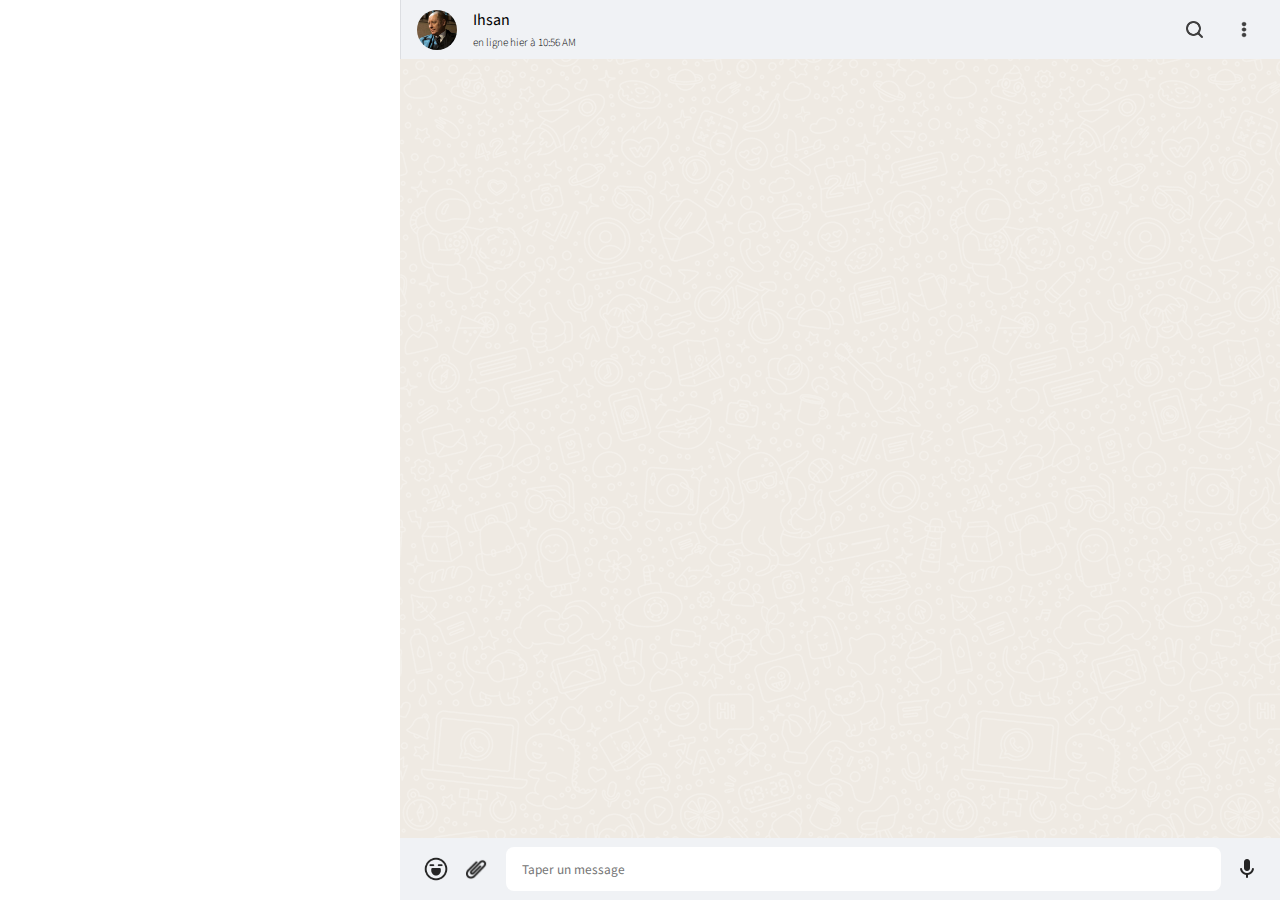
<file: index2.html>
<!DOCTYPE html>
<html lang="en">
<head>
    <meta charset="UTF-8">
    <meta http-equiv="X-UA-Compatible" content="IE=edge">
    <meta name="viewport" content="width=device-width, initial-scale=1.0">
    <title>WhatsApp</title>
    <link rel="stylesheet" href="style.css">
    <link rel="icon" type="image/x-icon" href="./img/icons8-whatsapp-48.png">
    
    <style>
        /* Adicione o estilo básico para a área de mensagens */
        .senderContainer, .receiverContainer {
            margin-bottom: 10px;
        }
        .sender, .receiver {
            padding: 10px;
            border-radius: 10px;
            background: #e5ddd5;
        }
        .receiver {
            background: #dcf8c6;
        }
        .time {
            font-size: 0.8em;
            color: #888;
        }
    </style>
</head>
<body>
    <div class="container">
        <div class="whatsapp">
            <div class="contacts">
                <!-- Restante do código para a seção de contatos -->
            </div>
            <div class="conversation">
                <div class="convenav navs">
                    <div class="conveuser">
                        <div class="profile">
                            <img src="./img/tumblr_ovlq7qnBBR1uebi0uo1_1280.jpg" alt="">
                        </div>
                        <div class="profileInformation">
                            <h4>Ihsan</h4>
                            <p>en ligne hier à 10:56 AM</p>
                        </div>
                    </div>
                    <div class="tools">
                        <div class="tool">
                            <img src="./img/icons8-search-64.png" alt="">
                        </div>
                        <div class="tool">
                            <img src="./img/icons8-menu-vertical-50.png" alt="">
                        </div>
                    </div>
                </div>
                <div class="convemessages" id="messageContainer">
                    <!-- Mensagens já existentes aqui -->
                </div>
                <div class="convebottom">
                    <div class="tools">
                        <div class="tool">
                            <img src="./img/icons8-smiling-90.png" alt="">
                        </div>
                        <div class="tool">
                            <img src="./img/icons8-attach-100.png" alt="">
                        </div>
                    </div>
                    <input type="text" id="messageInput" placeholder="Taper un message">
                    <div class="tool">
                        <img src="./img/icons8-microphone-96.png" alt="" id="sendMessage">
                    </div>
                </div>
            </div>
        </div>
    </div>

    <script>
        document.getElementById('sendMessage').addEventListener('click', function() {
            const messageInput = document.getElementById('messageInput');
            const messageText = messageInput.value.trim();
            
            if (messageText === '') {
                return; // Não envia mensagens vazias
            }
            
            const messageContainer = document.getElementById('messageContainer');
            
            // Cria uma nova mensagem de remetente
            const senderMessage = document.createElement('div');
            senderMessage.className = 'senderContainer arrowm';
            senderMessage.innerHTML = `
                <div class="sender mepop">
                    <div class="thereply">
                        <p>${messageText}</p>
                        <div class="time">
                            <p>${new Date().toLocaleTimeString([], {hour: '2-digit', minute: '2-digit'})}</p>
                            <img src="img/icons8-double-tick-96.png" alt="">
                        </div>
                    </div>
                </div>
            `;
            messageContainer.appendChild(senderMessage);
            
            // Limpa o campo de entrada de texto
            messageInput.value = '';
            
            // Rola para o final do contêiner de mensagens
            messageContainer.scrollTop = messageContainer.scrollHeight;
        });

        // Enviar mensagem com Enter
        document.getElementById('messageInput').addEventListener('keypress', function(e) {
            if (e.key === 'Enter') {
                e.preventDefault();
                document.getElementById('sendMessage').click();
            }
        });
    </script>
</body>
</html>
</file>
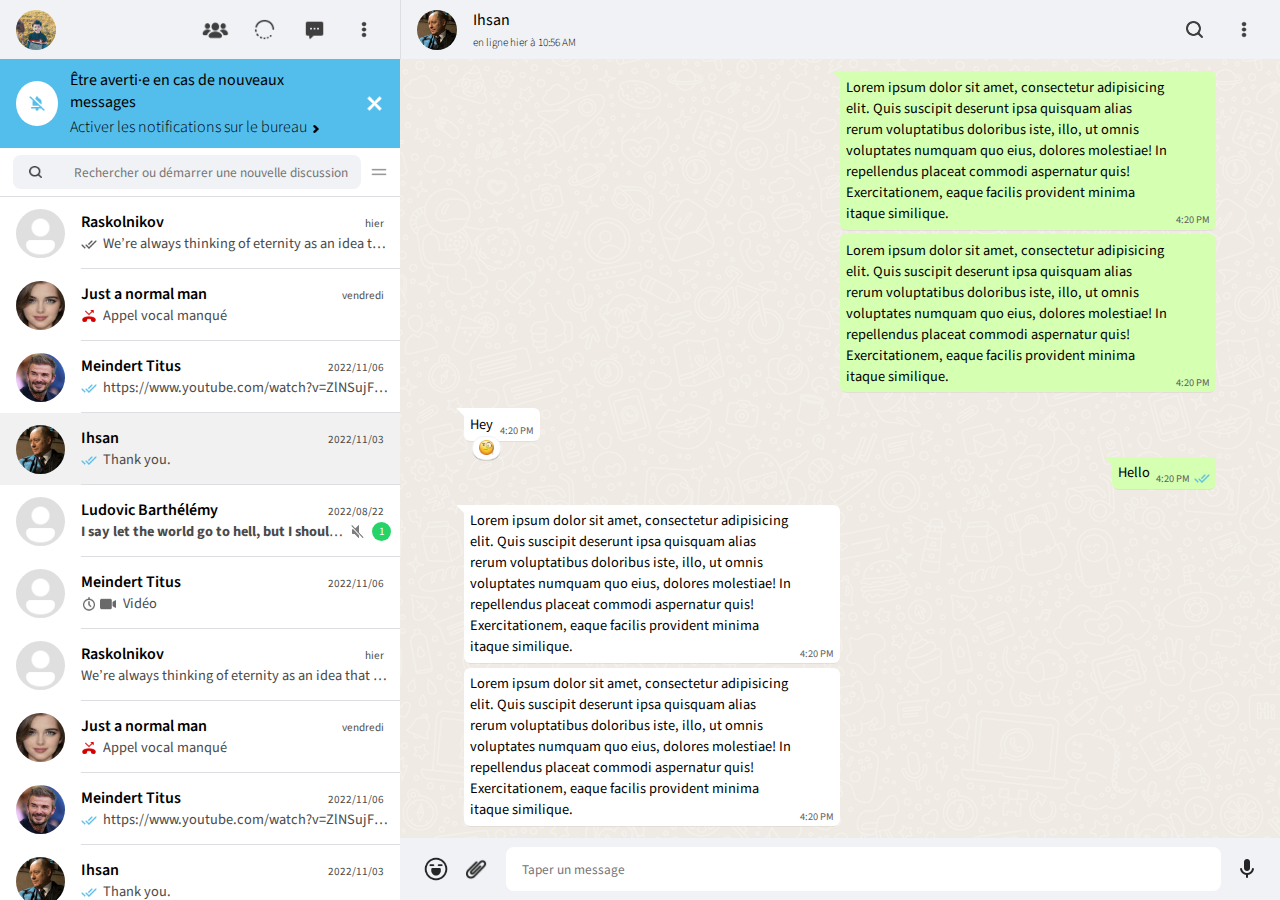
<file: index3.html>
<!DOCTYPE html>
<html lang="en">
<head>
    <meta charset="UTF-8">
    <meta http-equiv="X-UA-Compatible" content="IE=edge">
    <meta name="viewport" content="width=device-width, initial-scale=1.0">
    <title>WhatsApp</title>
    <link rel="stylesheet" href="style.css">
    <link rel="icon" type="image/x-icon" href="./img/icons8-whatsapp-48.png">
</head>

<body>
    <div class="container">
        <div class="whatsapp">
            <div class="contacts">
                <div class="connav navs">
                    <div class="profile">
                        <img src="./img/109316527.jpg" alt="">
                    </div>
                    <div class="tools">
                        <div class="tool">
                            <img src="./img/icons8-people-64.png" alt="">
                        </div>
                        <div class="tool">
                            <img src="./img/icons8-loading-50.png" alt="">
                        </div>
                        <div class="tool">
                            <img src="./img/icons8-typing-96.png" alt="">
                        </div>
                        <div class="tool">
                            <img src="./img/icons8-menu-vertical-50.png" alt="">
                        </div>
                    </div>
                </div>
                <div class="window blue">
                    <div class="winicon">
                        <img src="./img/icons8-notification-off-96.png" alt="">
                    </div>
                    <div class="wininfo">
                        <div>
                            <p>Être averti·e en cas de nouveaux messages</p>
                        </div>
                        <div>
                            <p>Activer les notifications sur le bureau</p>
                            <img src="./img/icons8-arrow-96.png" alt="">
                        </div>
                    </div>
                    <div class="winclose">
                        <img src="./img/icons8-close-90.png" alt="">
                    </div>
                </div>
                <div class="search">
                    <div class="searchBar">
                        <img src="./img/icons8-search-64.png" alt="">
                        <img src="./img/icons8-back-96.png" alt="">
                        <input type="text" name="" id="" placeholder="Rechercher ou démarrer une nouvelle discussion">
                    </div>
                    <img src="./img/icons8-grip-lines-96.png" alt="">
                </div>
                <div class="usersContainer">
                    <div class="users">
                        <div class="user">
                            <div class="pfp nopic">
                                <img src="./img/icons8-account-96.png" alt="">
                            </div>
                            <div class="userinfo">
                                <div class="name">
                                    <p>Raskolnikov</p>
                                </div>
                                <div class="message">
                                    <div class="meicon">
                                        <div>
                                            <img src="./img/icons8-double-tick-96 (1).png " alt="">
                                        </div>
                                        <p>We’re always thinking of eternity as an idea that cannot be understood, something immense. But why must it be? What if, instead of all this, you suddenly find just a little room there, something like a village bath-house, grimy, and spiders in every corner, and that’s all eternity is. Sometimes, you know, I can’t help feeling that that’s what it is.</p>
                                        <div class="arrow">
                                            <img src="./img/icons8-expand-arrow-96.png" alt="">
                                        </div>
                                    </div>
                                </div>
                            </div>
                            <div class="userdate">
                                <p>hier</p>
                            </div>
                        </div>
                        <div class="user">
                            <div class="pfp">
                                <img src="./img/79feb1611dddcbce7910e0c1081df6e2.jpg" alt="">
                            </div>
                            <div class="userinfo">
                                <div class="name">
                                    <p>Just a normal man</p>
                                </div>
                                <div class="message">
                                    <div class="meicon">
                                        <div>
                                            <img src="./img/icons8-missed-call-96.png" alt="">
                                        </div>
                                        <p>Appel vocal manqué</p>
                                        <div class="arrow">
                                            <img src="./img/icons8-expand-arrow-96.png" alt="">
                                        </div>
                                    </div>
                                </div>
                            </div>
                            <div class="userdate">
                                <p>vendredi</p>
                            </div>
                        </div>
                        <div class="user">
                            <div class="pfp">
                                <img src="./img/e5wnacz2aaaa.jpg" alt="">
                            </div>
                            <div class="userinfo">
                                <div class="name">
                                    <p>Meindert Titus</p>
                                </div>
                                <div class="message">
                                    <div class="meicon">
                                        <div>
                                            <img src="./img/icons8-double-tick-96.png" alt="">
                                        </div>
                                        <p>https://www.youtube.com/watch?v=ZlNSujFRkgc, that's the video that I told you about</p>
                                        <div class="arrow">
                                            <img src="./img/icons8-expand-arrow-96.png" alt="">
                                        </div>
                                    </div>
                                </div>
                            </div>
                            <div class="userdate">
                                <p>2022/11/06</p>
                            </div>
                        </div>
                        <div class="user selected">
                            <div class="pfp">
                                <img src="./img/tumblr_ovlq7qnBBR1uebi0uo1_1280.jpg" alt="">
                            </div>
                            <div class="userinfo">
                                <div class="name">
                                    <p>Ihsan</p>
                                </div>
                                <div class="message">
                                    <div class="meicon">
                                        <div>
                                            <img src="./img/icons8-double-tick-96.png" alt="">
                                        </div>
                                        <p>Thank you.</p>
                                        <div class="arrow">
                                            <img src="./img/icons8-expand-arrow-96.png" alt="">
                                        </div>
                                    </div>
                                </div>
                            </div>
                            <div class="userdate">
                                <p>2022/11/03</p>
                            </div>
                        </div>
                        <div class="user">
                            <div class="pfp nopic">
                                <img src="./img/icons8-account-96.png" alt="">
                            </div>
                            <div class="userinfo">
                                <div class="name">
                                    <p>Ludovic Barthélémy</p>
                                </div>
                                <div class="message">
                                    <div class="meicon">
                                        <p><b>I say let the world go to hell, but I should always have my tea.</b></p>
                                        <div class="righticon">
                                            <img src="./img/icons8-mute-52.png" alt="">
                                            <p>1</p>
                                        </div>
                                        <div class="arrow">
                                            <img src="./img/icons8-expand-arrow-96.png" alt="">
                                        </div>
                                    </div>
                                </div>
                            </div>
                            <div class="userdate">
                                <p>2022/08/22</p>
                            </div>
                        </div>
                        <div class="user">
                            <div class="pfp nopic">
                                <img src="./img/icons8-account-96.png" alt="">
                            </div>
                            <div class="userinfo">
                                <div class="name">
                                    <p>Meindert Titus</p>
                                </div>
                                <div class="message">
                                    <div class="meicon">
                                        <div>
                                            <img src="./img/icons8-wall-clock-96.png" alt="">
                                            <img src="./img/icons8-video-call-100 (1).png" alt="">
                                        </div>
                                        <p>Vidéo</p>
                                        <div class="arrow">
                                            <img src="./img/icons8-expand-arrow-96.png" alt="">
                                        </div>
                                    </div>
                                </div>
                            </div>
                            <div class="userdate">
                                <p>2022/11/06</p>
                            </div>
                        </div>
                        <div class="user">
                            <div class="pfp nopic">
                                <img src="./img/icons8-account-96.png" alt="">
                            </div>
                            <div class="userinfo">
                                <div class="name">
                                    <p>Raskolnikov</p>
                                </div>
                                <div class="message">
                                    <div class="meicon">
                                        <p>We’re always thinking of eternity as an idea that cannot be understood, something immense. But why must it be? What if, instead of all this, you suddenly find just a little room there, something like a village bath-house, grimy, and spiders in every corner, and that’s all eternity is. Sometimes, you know, I can’t help feeling that that’s what it is.</p>
                                        <div class="arrow">
                                            <img src="./img/icons8-expand-arrow-96.png" alt="">
                                        </div>
                                    </div>
                                </div>
                            </div>
                            <div class="userdate">
                                <p>hier</p>
                            </div>
                        </div>
                        <div class="user">
                            <div class="pfp">
                                <img src="./img/79feb1611dddcbce7910e0c1081df6e2.jpg" alt="">
                            </div>
                            <div class="userinfo">
                                <div class="name">
                                    <p>Just a normal man</p>
                                </div>
                                <div class="message">
                                    <div class="meicon">
                                        <div>
                                            <img src="./img/icons8-missed-call-96.png" alt="">
                                        </div>
                                        <p>Appel vocal manqué</p>
                                        <div class="arrow">
                                            <img src="./img/icons8-expand-arrow-96.png" alt="">
                                        </div>
                                    </div>
                                </div>
                            </div>
                            <div class="userdate">
                                <p>vendredi</p>
                            </div>
                        </div>
                        <div class="user">
                            <div class="pfp">
                                <img src="./img/e5wnacz2aaaa.jpg" alt="">
                            </div>
                            <div class="userinfo">
                                <div class="name">
                                    <p>Meindert Titus</p>
                                </div>
                                <div class="message">
                                    <div class="meicon">
                                        <div>
                                            <img src="./img/icons8-double-tick-96.png" alt="">
                                        </div>
                                        <p>https://www.youtube.com/watch?v=ZlNSujFRkgc, that's the video that I told you about</p>
                                        <div class="arrow">
                                            <img src="./img/icons8-expand-arrow-96.png" alt="">
                                        </div>
                                    </div>
                                </div>
                            </div>
                            <div class="userdate">
                                <p>2022/11/06</p>
                            </div>
                        </div>
                        <div class="user">
                            <div class="pfp">
                                <img src="./img/tumblr_ovlq7qnBBR1uebi0uo1_1280.jpg" alt="">
                            </div>
                            <div class="userinfo">
                                <div class="name">
                                    <p>Ihsan</p>
                                </div>
                                <div class="message">
                                    <div class="meicon">
                                        <div>
                                            <img src="./img/icons8-double-tick-96.png" alt="">
                                        </div>
                                        <p>Thank you.</p>
                                        <div class="arrow">
                                            <img src="./img/icons8-expand-arrow-96.png" alt="">
                                        </div>
                                    </div>
                                </div>
                            </div>
                            <div class="userdate">
                                <p>2022/11/03</p>
                            </div>
                        </div>
                        <div class="user">
                            <div class="pfp nopic">
                                <img src="./img/icons8-account-96.png" alt="">
                            </div>
                            <div class="userinfo">
                                <div class="name">
                                    <p>Ludovic Barthélémy</p>
                                </div>
                                <div class="message">
                                    <div class="meicon">
                                        <p><b>I say let the world go to hell, but I should always have my tea.</b></p>
                                        <div class="righticon">
                                            <img src="./img/icons8-mute-52.png" alt="">
                                            <p>1</p>
                                        </div>
                                        <div class="arrow">
                                            <img src="./img/icons8-expand-arrow-96.png" alt="">
                                        </div>
                                    </div>
                                </div>
                            </div>
                            <div class="userdate">
                                <p>2022/08/22</p>
                            </div>
                        </div>
                        <div class="user">
                            <div class="pfp nopic">
                                <img src="./img/icons8-account-96.png" alt="">
                            </div>
                            <div class="userinfo">
                                <div class="name">
                                    <p>Meindert Titus</p>
                                </div>
                                <div class="message">
                                    <div class="meicon">
                                        <div>
                                            <img src="./img/icons8-wall-clock-96.png" alt="">
                                            <img src="./img/icons8-video-call-100 (1).png" alt="">
                                        </div>
                                        <p>Vidéo</p>
                                        <div class="arrow">
                                            <img src="./img/icons8-expand-arrow-96.png" alt="">
                                        </div>
                                    </div>
                                </div>
                            </div>
                            <div class="userdate">
                                <p>2022/11/06</p>
                            </div>
                        </div>
                    </div>
                    <div class="bottomcon">
                        <p>Vos messages personnels sont <a href="#">chiffrés de bout en bout</a></p>
                    </div>
                </div>
            </div>
            <div class="conversation">
                <div class="convenav navs">
                    <div class="conveuser">
                        <div class="profile">
                            <img src="./img/tumblr_ovlq7qnBBR1uebi0uo1_1280.jpg" alt="">
                        </div>
                        <div class="profileInformation">
                            <h4>Ihsan</h4>
                            <p>en ligne hier à 10:56 AM</p>
                        </div>
                    </div>
                    <div class="tools">
                        <div class="tool">
                            <img src="./img/icons8-search-64.png" alt="">
                        </div>
                        <div class="tool">
                            <img src="./img/icons8-menu-vertical-50.png" alt="">
                        </div>
                    </div>
                </div>
                <div class="convemessages">
                    <div class="dateofm middle">
                        <p>2022/11/03</p>
                    </div>
                    <div class="middle">
                        <p><img src="./img/missed-video-call_118917.png" alt=""> Appel vocal manqué à 12:24 PM</p>
                    </div>
                    <div class="senderContainer arrowm">
                        <div class="sender mepop">
                            <div class="thereply">
                                <p>Lorem ipsum dolor sit amet, consectetur adipisicing elit. Quis suscipit deserunt ipsa quisquam alias rerum voluptatibus doloribus iste, illo, ut omnis voluptates numquam quo eius, dolores molestiae! In repellendus placeat commodi aspernatur quis! Exercitationem, eaque facilis provident minima itaque similique.</p>
                                <div class="time">
                                    <P>4:20 PM</P>
                                </div>
                                <div class="arrowhover arrowG">
                                    <img src="./img/icons8-expand-arrow-96.png" alt="">
                                </div>
                                <div class="react rightr">
                                    <img src="./img/icons8-happy-96.png" alt="">
                                </div>
                            </div>
                        </div>
                        <div class="sender mepop">
                            <div class="thereply">
                                <p>Lorem ipsum dolor sit amet, consectetur adipisicing elit. Quis suscipit deserunt ipsa quisquam alias rerum voluptatibus doloribus iste, illo, ut omnis voluptates numquam quo eius, dolores molestiae! In repellendus placeat commodi aspernatur quis! Exercitationem, eaque facilis provident minima itaque similique.</p>
                                <div class="time">
                                    <P>4:20 PM</P>
                                </div>
                                <div class="arrowhover arrowG">
                                    <img src="./img/icons8-expand-arrow-96.png" alt="">
                                </div>
                                <div class="react rightr">
                                    <img src="./img/icons8-happy-96.png" alt="">
                                </div>
                            </div>
                        </div>
                    </div>
                    <div class="receiverContainer arrowm">
                        <div class="reciver mepop">
                            <div class="thereply">
                                <p>Hey</p>
                                <div class="time">
                                    <P>4:20 PM</P>
                                </div>
                                <div class="emoji">
                                    <img src="img/1000522-new-thinking-emoji-free-icon-hq.png" alt="">
                                </div>
                                <div class="arrowhover arrowW">
                                    <img src="./img/icons8-expand-arrow-96.png" alt="">
                                </div>
                                <div class="react leftr">
                                    <img src="./img/icons8-happy-96.png" alt="">
                                </div>
                            </div>
                        </div>
                    </div>
                    <div class="senderContainer arrowm">
                        <div class="sender mepop">
                            <div class="thereply">
                                <p>Hello</p>
                                <div class="time">
                                    <P>4:20 PM</P>
                                    <img src="img/icons8-double-tick-96.png" alt="">
                                </div>
                                <div class="arrowhover arrowG">
                                    <img src="./img/icons8-expand-arrow-96.png" alt="">
                                </div>
                                <div class="react rightr">
                                    <img src="./img/icons8-happy-96.png" alt="">
                                </div>
                            </div>
                        </div>
                    </div>
                    <div class="receiverContainer arrowm">
                        <div class="reciver mepop">
                            <div class="thereply">
                                <p>Lorem ipsum dolor sit amet, consectetur adipisicing elit. Quis suscipit deserunt ipsa quisquam alias rerum voluptatibus doloribus iste, illo, ut omnis voluptates numquam quo eius, dolores molestiae! In repellendus placeat commodi aspernatur quis! Exercitationem, eaque facilis provident minima itaque similique.</p>
                                <div class="time">
                                    <P>4:20 PM</P>
                                </div>
                                <div class="arrowhover arrowW">
                                    <img src="./img/icons8-expand-arrow-96.png" alt="">
                                </div>
                                <div class="react leftr">
                                    <img src="./img/icons8-happy-96.png" alt="">
                                </div>
                            </div>
                        </div>
                        <div class="reciver mepop">
                            <div class="thereply">
                                <p>Lorem ipsum dolor sit amet, consectetur adipisicing elit. Quis suscipit deserunt ipsa quisquam alias rerum voluptatibus doloribus iste, illo, ut omnis voluptates numquam quo eius, dolores molestiae! In repellendus placeat commodi aspernatur quis! Exercitationem, eaque facilis provident minima itaque similique.</p>
                                <div class="time">
                                    <P>4:20 PM</P>
                                </div>
                                <div class="arrowhover arrowW">
                                    <img src="./img/icons8-expand-arrow-96.png" alt="">
                                </div>
                                <div class="react leftr">
                                    <img src="./img/icons8-happy-96.png" alt="">
                                </div>
                            </div>
                        </div>
                    </div>
                    <div class="senderContainer arrowm">
                        <div class="sender mepop">
                            <div class="thereply">
                                <p>Thank you.</p>
                                <div class="time">
                                    <P>4:20 PM</P>
                                    <img src="img/icons8-double-tick-96.png" alt="">
                                </div>
                                <div class="arrowhover arrowG">
                                    <img src="./img/icons8-expand-arrow-96.png" alt="">
                                </div>
                                <div class="react rightr">
                                    <img src="./img/icons8-happy-96.png" alt="">
                                </div>
                            </div>
                        </div>
                    </div>
                </div>
                <div class="convebottom">
                    <div class="tools">
                        <div class="tool">
                            <img src="./img/icons8-smiling-90.png" alt="">
                        </div>
                        <div class="tool">
                            <img src="./img/icons8-attach-100.png" alt="">
                        </div>
                    </div>
                    <input type="text" placeholder="Taper un message">
                    <div class="tool">
                        <img src="./img/icons8-microphone-96.png" alt="">
                    </div>
                </div>
            </div>
        </div>
    </div>
</body>
<script src="automatica2.js"></script>
</html>
</file>
<file: style.css>
@import url('https://fonts.googleapis.com/css2?family=Source+Sans+Pro:wght@200;300;400;600&display=swap');

* {
    padding: 0;
    margin: 0;
    box-sizing: border-box;
    font-family: 'Source Sans Pro', sans-serif;
}

::-webkit-scrollbar {
    width: 6px;
  }
   
  ::-webkit-scrollbar-thumb {
    background: #c9cbcf; 
  }

/* Variables */

:root {
    --bordering: solid .1px var(--darkermu);
    --pepadding: 1rem;
    --mucolor: #f0f2f5;
    --darkermu: #dcdee2;
}

/* General */

.container {
    height: 100vh;
    display: flex;
    align-items: center;
    justify-content: center;
    padding: 1.2rem;
    background-color: #eae6df;
}

.container::before {
    content: "";
    background-color: #00A884;
    position: fixed;
    top: 0;
    width: 100%;
    height: 127px;
}

a {
    color: #53bdeb;
    text-decoration: none;
}

/* Utilities */

.navs {
    display: flex;
    align-items: center;
    justify-content: space-between;
    height: 3.688rem;
    padding: 0.5rem var(--pepadding);
    background-color: var(--mucolor);
}


.tool {
    display: flex;
    align-items: center;
    justify-content: center;
    width: 2.5rem;
    height: 2.5rem;
    border-radius: 50%;
    cursor: pointer;
}

.tool:active {
    background-color: rgb(221, 221, 221);
}

.tools {
    display: flex;
    gap: .6rem;
}

.tool img {
    width: 1.3rem;
}

.blue {
    background-color: #53bdeb;
}

.selected {
    background-color: #f1f1f1;
}

.selected:hover {
    background-color: #f1f1f1!important;
}

/* Main */

.whatsapp {
    height: 100%;
    width: 100%;
    max-width: 1600px;
    display: flex;
    z-index: 2;
    background-color: #efeae2;
}

/* Contacts */

.contacts {
    min-width: 28rem;
    background-color: #fff;
    height: 100%;
    position: relative;
}

/* Navbar of Contacts */

.profile {
    width: 2.5rem;
    height: 2.5rem;
    border-radius: 50%;
    overflow: hidden;
    cursor: pointer;
}

.profile img {
    width: 100%;
    height: 100%;
}

.connav .tool:first-child img {
    width: 1.8rem;
}

.connav .tool:last-child img {
    width: 1.1rem;
}

.profileInformation p {
    font-weight: 300;
    font-size: .7rem;
    margin-top: .2rem;
}

/* Window */

.winicon {
    height: 2.8rem;
    width: 2.8rem;
    background-color: #fff;
    display: flex;
    align-items: center;
    justify-content: center;
    border-radius: 50%;
    cursor: pointer;
    margin-right: .8rem;
}

.winicon img {
    width: calc(100% - 1.5rem);
}

.window {
    display: flex;
    align-items: center;
    justify-content: space-between;
    height: 5.563rem;
    padding: 0 var(--pepadding);;
}

.wininfo div:last-child p {
    font-weight: 300;
}

.wininfo {
    display: flex;
    flex-direction: column;
    gap: .15rem;
    margin-right: 2rem;
}

.wininfo div {
    cursor: pointer;
    width: fit-content;
}

.wininfo div:last-child {
    display: flex;
    align-items: center;
}

.wininfo div:last-child p:hover {
    text-decoration: underline .01rem;
}

.wininfo div img {
    width: .5rem;
    margin-top: .3rem;
    margin-left: .3rem;
}

.winclose {
    display: flex;
    cursor: pointer;
}

.winclose img {
    width: 1.2rem;
}

/* Search */

.search {
    height: 49px;
    border-bottom: var(--bordering);
    display: flex;
    align-items: center;
    justify-content: space-between;
    padding: 0 .8rem;
}

.search img {
    width: 1rem;
    cursor: pointer;
}

.searchBar {
    width: 93%;
    height: 70%;
    display: flex;
    align-items: center;
    border-radius: .5rem;
    background-color: var(--mucolor);
}

.searchBar img {
    margin: 0 2rem 0 1rem;
    cursor: pointer;
    width: .8rem;
    transition: .3s;
}

.searchBar input {
    width: 100%;
    height: 100%;
    outline: none;
    border: none;
    background-color: transparent;
}

.searchBar img:nth-child(2) {
    position: absolute;
    left: .6rem;
    width: 1.3rem;
    rotate: -90deg;
    opacity: 0;
    visibility: hidden;
}

.searchBar:focus-within img:nth-child(2) {
    rotate: 0deg;
    opacity: 1;
    visibility: visible;
}

.searchBar:focus-within img:first-child {
    rotate: 90deg;
    opacity: 0;
}

/* Users */

.usersContainer {
    overflow: auto;
    position: absolute;
    bottom: 0;
    top: 197px;
    right: 0;
    left: 0;
}

.user {
    padding-left: var(--pepadding);
    display: flex;
    align-items: center;
    justify-content: space-between;
    cursor: pointer;
    position: relative;
    height: 4.5rem;
    overflow: hidden;
}

.user:hover {
    background-color: rgba(246, 246, 246, 0.764);
}

.users .user:last-child .userinfo {
    border: none;
}

.userinfo {
    display: flex;
    flex-direction: column;
    justify-content: center;
    width: 85%;
    height: 100%;
    border-bottom: var(--bordering);
}

.userdate {
    display: flex;
    flex-direction: column;
    align-items: flex-end;
    position: absolute;
    right: var(--pepadding);
    top: 1.2rem;
}

.name p {
    font-weight: 600;
}

.userdate p {
    font-size: .7rem;
    color: rgb(74, 74, 74);
}

.message .arrow img {
    width: 1.5rem;
    position: absolute;
    right: -.3rem;
    top: -.7rem;
    transition: .2s;
    opacity: 0;
}

.user:hover .arrow img {
    right: .4rem;
    opacity: 1;
}

.user:hover .arrow {
    min-width: 2.45rem;
}

.message .arrow {
    min-width: 1rem;
    transition: .2s;
    position: relative;
}

.message div:last-child {
    display: flex;
}

.message {
    display: flex;
    align-items: flex-end;
}

.meicon p {
    overflow: hidden;
    white-space: nowrap;
    text-overflow: ellipsis;
    width: 100%;
    color: rgb(74, 74, 74);
    font-size: 0.9rem;
}

.pfp {
    background-color: rgb(223, 223, 223);
    min-width: 3.063rem;
    height: 3.063rem;
    align-items: center;
    display: flex;
    justify-content: center;
    border-radius: 50%;
    overflow: hidden;
    margin-right: 1rem;
}

.pfp img {
    height: 100%;
    object-fit: cover;
    width: 100%;
}

.nopic {
    align-items: flex-end;
}

.nopic img {
    width: calc(100% - .4rem);
    height: calc(100% - .4rem);
}

.meicon {
    display: flex;
    align-items: center;
    justify-content: space-between;
    width: 100%;
}

.meicon div {
    display: flex;
}

.meicon img {
    width: 1rem;
}

.meicon img:first-child {
    margin-right: .2rem;
}

.meicon img:last-child {
    margin-right: .4rem;
}

.righticon {
    display: flex;
    align-items: center;
    gap: .3rem;
}

.righticon p {
    color: #fff;
    background-color: #25D366;
    width: 1.2rem;
    height: 1.2rem;
    display: flex;
    align-items: center;
    justify-content: center;
    border-radius: 50%;
    font-size: .7rem;
}

.righticon img {
    width: .9rem;
}

.bottomcon {
    display: flex;
    justify-content: center;
    margin: 0 var(--pepadding);
    margin-top: 1rem;
    padding: .7rem 0;
    font-size: .8rem;
    border-top: var(--bordering);
}

/* Conversation */

.conversation {
    width: 100%;
    display: flex;
    flex-direction: column;
    justify-content: space-between;
    position: relative;
}

.convenav {
    border-left: var(--bordering);
}

.conveuser {
    display: flex;
    align-items: center;
    cursor: pointer;
    width: 80%;
}

.conveuser .profile {
    margin-right: 1rem;
}

.convenav h4 {
    font-weight: 400;
}

.convenav .tool img {
    width: 1.1rem;
}

.convebottom {
    display: flex;
    align-items: center;
    justify-content: space-between;
    padding: 0 var(--pepadding);
    height: 3.875rem;
    background-color: var(--mucolor);
}

.convebottom input {
    height: 2.7rem;
    width: 100%;
    margin: 0 .6rem;
    border-radius: .5rem;
    outline: none;
    border: none;
    padding: 0 1rem;
}

.convebottom .tool img {
    width: 1.5rem;
}

.convebottom .tool:first-child img {
    width: 1.7rem;
}

.convebottom .tools {
    gap: 0;
}

.convebottom .tool:first-child:active,
.convebottom > .tool:active {
    background-color: transparent;
}

.convemessages {
    position: absolute;
    top: 3.688rem;
    bottom: 3.875rem;
    right: 0;
    left: 0;
    display: flex;
    padding: 1rem 0;
    gap: 1rem;
    flex-direction: column;
    overflow: auto;
    background: url(./img/bg-chat-tile-dark_a4be512e7195b6b733d9110b408f075d.png) repeat rgba(239, 234, 226, 0.936);
}

.senderContainer,
.receiverContainer {
    display: flex;
    flex-direction: column;
    gap: .3rem;
}

.mepop {
    width: 100%;
    padding: 0 4rem;
}

.thereply,
.middle p {
    background-color: #fff;
    max-width: fit-content;
    height: fit-content;
    border-radius: .4rem;
    font-size: .9rem;
    box-shadow: 0 2px 2px -3px #000;
    position: relative;
    display: flex;
    padding: .15rem .4rem;
}

.thereply > p {
    height: 100%;
    display: flex;
    align-items: center;
    max-width: 323px;
    justify-content: center;
    margin: .2rem 0;
}

.arrowm .mepop:first-child .thereply::before {
    content: "";
    position: absolute;
    width: .1rem;
    height: .1rem;
    top: 0;
    left: -.5rem;
    border: .5rem solid;
    border-radius: .1rem;
    border-color: #fff transparent transparent transparent;
}

.time {
    color: rgb(93, 93, 93);
    font-size: .65rem;
    margin-left: .4rem;
    display: flex;
    align-items: flex-end;
    gap: .2rem;
}

.time img {
    width: 1rem;
}

.time p {
    height: 100%;
    display: flex;
    align-items: flex-end;
    justify-content: flex-end;
}

.sender {
    display: flex;
    justify-content: flex-end;
}

.sender .thereply {
    background-color: #d5ffb1;
}

.senderContainer .sender:first-child .thereply::before {
    border-color: #d5ffb1 transparent transparent transparent;   
}

.emoji {
    width: 1.8rem;
    height: 1.5rem;
    background-color: #fff;
    position: absolute;
    bottom: -1.19rem;
    border-radius: .7rem;
    border: .08rem solid #f0f2f5;
    box-shadow: 0 1px 1px -1px;
    padding: .1rem;
    left: .5rem;
    display: flex;
    justify-content: center;
    align-items: center;
    cursor: pointer;
}

.emoji img {
    width: .9rem;
}

.middle {
    display: flex;
    justify-content: center;
}

.middle p {
    align-items: center;
    background-color: #fff;
    height: 1.7rem;
    padding: 0 .75rem;
    color: rgb(110, 110, 110);
}

.middle img {
    width: 1rem;
    margin-right: .7rem;
}

.arrowhover {
    height: 1rem;
    min-width: 2rem;
    display: flex;
    justify-content: flex-end;
    border-radius: 8rem;
}

.arrowG {
    box-shadow: 0 0 10px 2px #d5ffb1;
    background-color: #d5ffb1;
}

.arrowW {
    box-shadow: 0 0 10px 2px #fff;
    background-color: #fff;
}

.arrowhover {
    position: absolute;
    right: 0;
}

.arrowhover img {
    position: absolute;
    width: 1rem;
    right: -.5rem;
    cursor: pointer;
    opacity: 1!important;
}

.arrowhover img,
.arrowhover {
    opacity: 0;
    transition: .2s;
}

.thereply:hover .arrowhover {
    opacity: 1;
}

.thereply:hover .arrowhover img {
    right: .1rem;
    opacity: 1;
}

.react {
    background-color: #0000003d;
    position: absolute;
    width: 1.5rem;
    height: 1.5rem;
    display: flex;
    align-items: center;
    justify-content: center;
    border-radius: 50%;
    top: 50%;
    transform: translateY(-50%);
    visibility: hidden;
    cursor: pointer;
}

.react img {
    width: calc(100% - 6px);
}

.leftr {
    right: -1.9rem;
}

.rightr {
    left: -1.9rem;
}

.mepop:hover .react {
    visibility: visible;
}

@media (max-width: 768px) {
  .contacts {
    display: none;
  }
  
   .conversation {
    width: auto; /* Ajuste a largura percentual conforme necessário */
    max-width: auto; /* Define uma largura máxima para garantir que a div não fique muito larga */
    min-width: 300px !important; /* Define uma largura mínima se necessário */
	 height: auto; /* Ajusta a altura para se ajustar ao conteúdo */
            max-height: 720px !important; /* Define uma altura máxima */
            min-height: 200px !important; /* Define uma altura mínima */
            overflow-y: auto; /
  }
  
  .contacts {
    width:auto;/* Ajuste a largura percentual conforme necessário */
    max-width: auto; /* Define uma largura máxima para garantir que a div não fique muito larga */
    min-width: 400px !important; /* Define uma largura mínima se necessário */
	
  }
  
  .convemessages{
  width: 125% !important; /* Ajuste a largura percentual conforme necessário */
    max-width: 900px !important; /* Define uma largura máxima para garantir que a div não fique muito larga */
    min-width: 300px !important; /* Define uma largura mínima se necessário */
	 padding: 0; /* Remove o espaçamento interno */
    gap: 1rem;
	  box-sizing: border-box; 
	   left: -50px;
  }

}

.hidden {
    display: none;
}

.visible {
    display: block;
}

@media (max-width:1441px) {
    .container {
        padding: 0;
    }

    .contacts {
        min-width: 25rem;
    }

    .conversation {
        width: 100%;
        min-width: 30rem;
    }

    .whatsapp {
        overflow: auto;
    }
}
</file>
